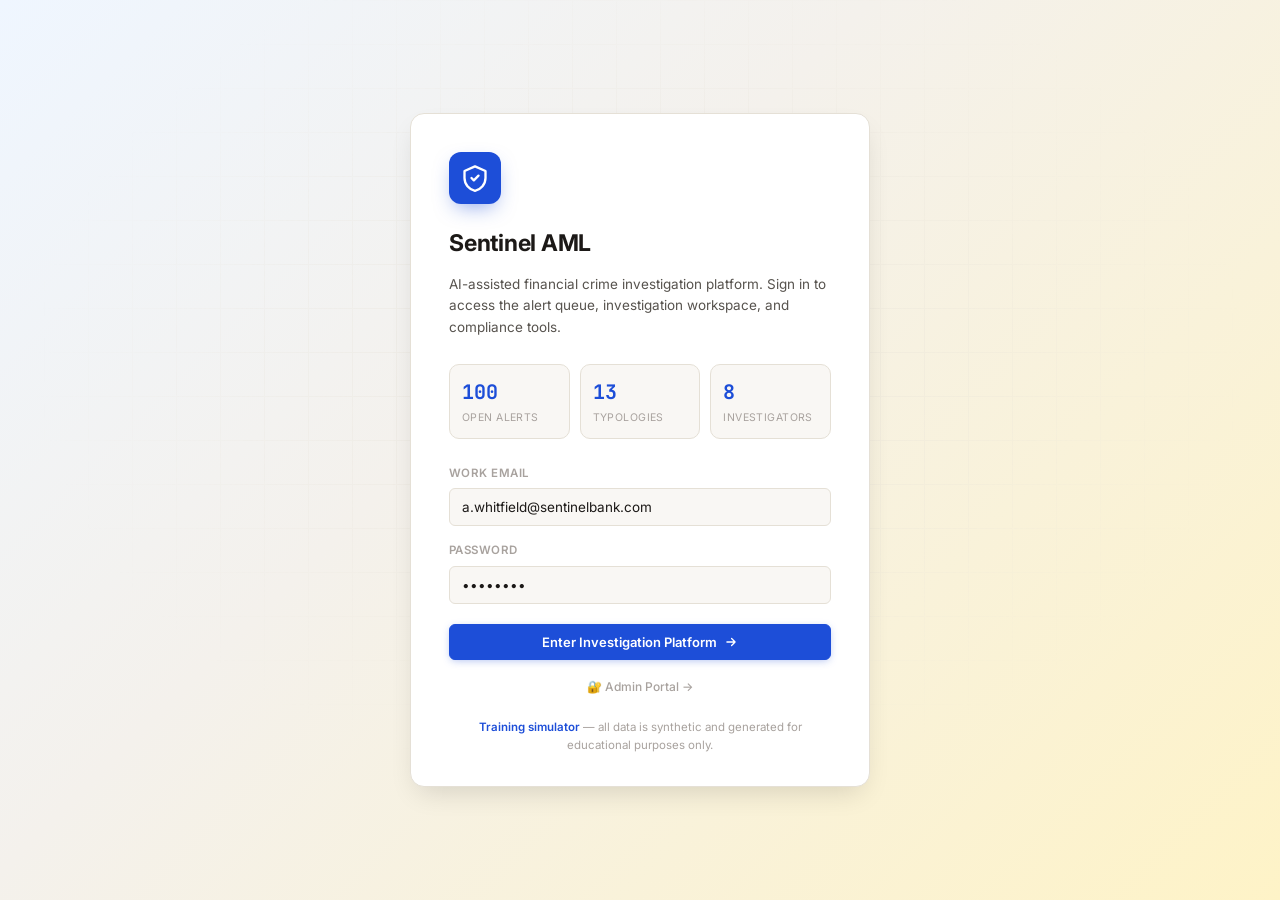
<file: index.html>
<!DOCTYPE html>
<html lang="en">
<head>
<meta charset="UTF-8">
<meta name="viewport" content="width=device-width, initial-scale=1.0">
<title>Sentinel AML — Sign In</title>
<link rel="stylesheet" href="css/style.css">
</head>
<body>
<div class="landing">
  <div class="landing-card">
    <div class="landing-mark">
      <svg viewBox="0 0 24 24" fill="none" stroke="#fff" stroke-width="2" stroke-linecap="round" stroke-linejoin="round">
        <path d="M12 2 3 6v6c0 5.25 3.84 9.74 9 11 5.16-1.26 9-5.75 9-11V6l-9-4Z"/>
        <path d="m9 12 2 2 4-4"/>
      </svg>
    </div>
    <h1>Sentinel AML</h1>
    <p class="lede">AI-assisted financial crime investigation platform. Sign in to access the alert queue, investigation workspace, and compliance tools.</p>
    <div class="landing-stat-row">
      <div class="landing-stat"><div class="v">100</div><div class="l">Open Alerts</div></div>
      <div class="landing-stat"><div class="v">13</div><div class="l">Typologies</div></div>
      <div class="landing-stat"><div class="v">8</div><div class="l">Investigators</div></div>
    </div>
    <form onsubmit="event.preventDefault(); window.location.href='dashboard.html';">
      <div class="field">
        <label class="field-label">Work Email</label>
        <input class="text-input" type="email" value="a.whitfield@sentinelbank.com" required>
      </div>
      <div class="field">
        <label class="field-label">Password</label>
        <input class="text-input" type="password" value="••••••••">
      </div>
      <button type="submit" class="btn btn-primary btn-block" style="margin-top:4px;">
        Enter Investigation Platform
        <svg viewBox="0 0 24 24" fill="none" stroke="currentColor" stroke-width="2.2" stroke-linecap="round" stroke-linejoin="round"><path d="M5 12h14M13 6l6 6-6 6"/></svg>
      </button>
    </form>
    <div style="text-align:center; margin-top:18px; display:flex; gap:16px; justify-content:center;">
      <a href="admin.html" style="font-size:12px; color:var(--text-muted); text-decoration:none; font-weight:500;">
        🔐 Admin Portal →
      </a>
    </div>
    <div class="landing-foot">
      <span class="tag">Training simulator</span> — all data is synthetic and generated for educational purposes only.
    </div>
  </div>
</div>
</body>
</html>
</file>
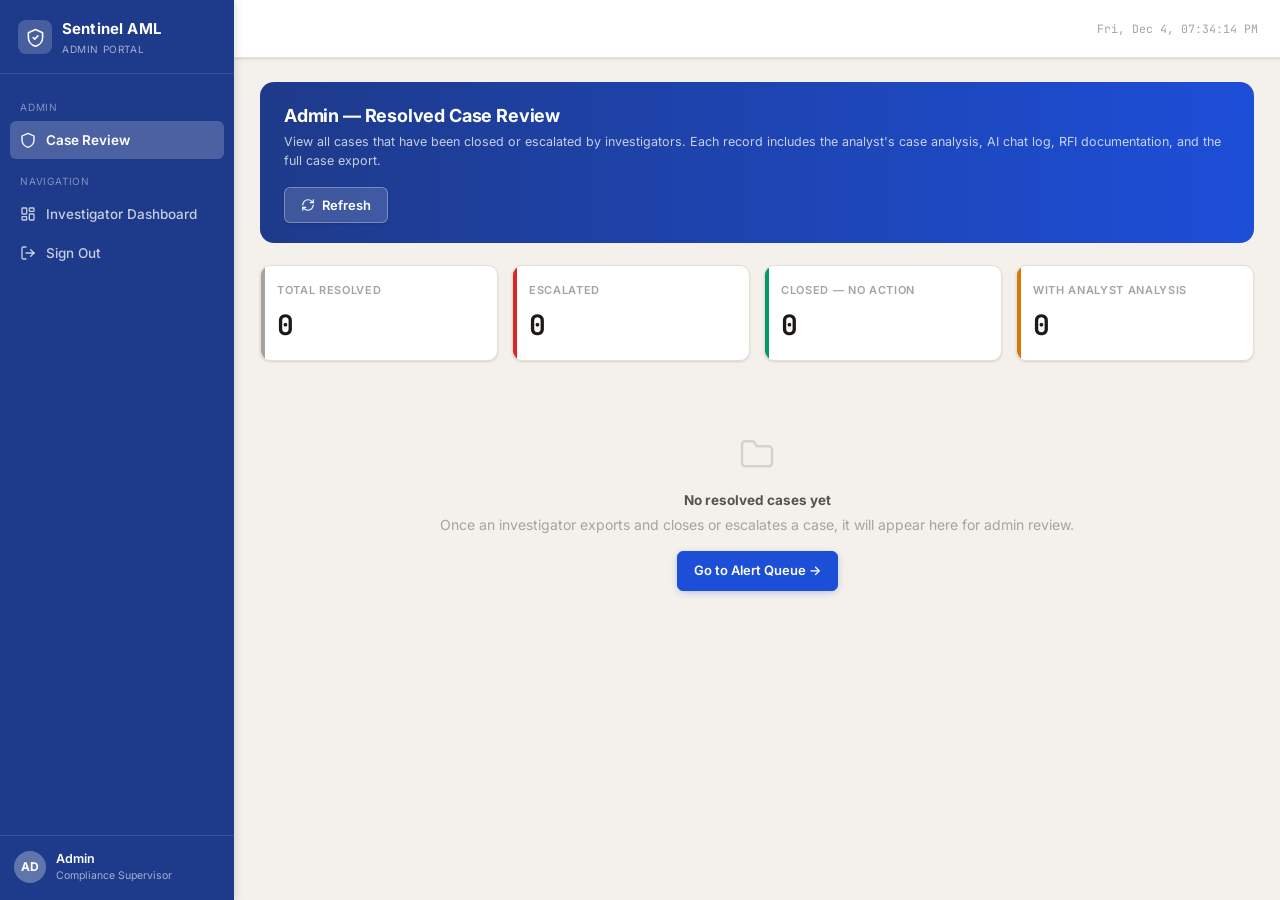
<file: admin.html>
<!DOCTYPE html>
<html lang="en">
<head>
<meta charset="UTF-8">
<meta name="viewport" content="width=device-width, initial-scale=1.0">
<title>Admin Portal — Sentinel AML</title>
<link rel="stylesheet" href="css/style.css">
</head>
<body>
<div class="app-shell">

  <aside class="sidebar">
    <div class="sidebar-brand">
      <div class="mark">
        <svg viewBox="0 0 24 24" fill="none" stroke="#fff" stroke-width="2" stroke-linecap="round" stroke-linejoin="round">
          <path d="M12 2 3 6v6c0 5.25 3.84 9.74 9 11 5.16-1.26 9-5.75 9-11V6l-9-4Z"/><path d="m9 12 2 2 4-4"/>
        </svg>
      </div>
      <div><div class="brandname">Sentinel AML</div><div class="brandsub">Admin Portal</div></div>
    </div>
    <nav class="sidebar-nav">
      <div class="nav-section-label">Admin</div>
      <a class="nav-item active" href="admin.html"><svg viewBox="0 0 24 24" fill="none" stroke="currentColor" stroke-width="2" stroke-linecap="round" stroke-linejoin="round"><path d="M12 2 3 6v6c0 5.25 3.84 9.74 9 11 5.16-1.26 9-5.75 9-11V6l-9-4Z"/></svg><span>Case Review</span></a>
      <div class="nav-section-label">Navigation</div>
      <a class="nav-item" href="dashboard.html"><svg viewBox="0 0 24 24" fill="none" stroke="currentColor" stroke-width="2" stroke-linecap="round" stroke-linejoin="round"><rect x="3" y="3" width="7" height="9" rx="1"/><rect x="14" y="3" width="7" height="5" rx="1"/><rect x="14" y="12" width="7" height="9" rx="1"/><rect x="3" y="16" width="7" height="5" rx="1"/></svg><span>Investigator Dashboard</span></a>
      <a class="nav-item" href="index.html"><svg viewBox="0 0 24 24" fill="none" stroke="currentColor" stroke-width="2" stroke-linecap="round" stroke-linejoin="round"><path d="M9 21H5a2 2 0 0 1-2-2V5a2 2 0 0 1 2-2h4"/><path d="m16 17 5-5-5-5"/><path d="M21 12H9"/></svg><span>Sign Out</span></a>
    </nav>
    <div class="sidebar-footer">
      <div class="avatar" style="background:rgba(255,255,255,0.3);">AD</div>
      <div class="who"><div class="name">Admin</div><div class="role">Compliance Supervisor</div></div>
    </div>
  </aside>

  <div class="main-col">
    <header class="topbar">
      <div class="topbar-spacer"></div>
      <div class="topbar-clock" id="topbarClock"></div>
    </header>

    <div class="page-wrap">

      <div class="admin-banner">
        <div>
          <h2>Admin — Resolved Case Review</h2>
          <p>View all cases that have been closed or escalated by investigators. Each record includes the analyst's case analysis, AI chat log, RFI documentation, and the full case export.</p>
        </div>
        <button class="btn" style="background:rgba(255,255,255,0.15);border-color:rgba(255,255,255,0.3);color:#fff;" onclick="location.reload()">
          <svg viewBox="0 0 24 24" fill="none" stroke="currentColor" stroke-width="2" stroke-linecap="round" stroke-linejoin="round"><path d="M3 12a9 9 0 0 1 9-9 9.75 9.75 0 0 1 6.74 2.74L21 8"/><path d="M21 3v5h-5"/><path d="M21 12a9 9 0 0 1-9 9 9.75 9.75 0 0 1-6.74-2.74L3 16"/><path d="M8 16H3v5"/></svg>
          Refresh
        </button>
      </div>

      <!-- Summary KPIs -->
      <div class="kpi-grid" id="adminKPIs" style="grid-template-columns:repeat(4,1fr);margin-bottom:22px;"></div>

      <!-- Case list / detail split -->
      <div id="adminContent">
        <div class="empty-state" id="adminEmpty">
          <svg viewBox="0 0 24 24" fill="none" stroke="currentColor" stroke-width="1.5" stroke-linecap="round" stroke-linejoin="round"><path d="M3 7a2 2 0 0 1 2-2h3.93a2 2 0 0 1 1.66.9L12 8h7a2 2 0 0 1 2 2v8a2 2 0 0 1-2 2H5a2 2 0 0 1-2-2V7Z"/></svg>
          <div class="t">No resolved cases yet</div>
          <div>Once an investigator exports and closes or escalates a case, it will appear here for admin review.</div>
          <a href="dashboard.html?view=alerts" class="btn btn-primary" style="margin-top:16px;display:inline-flex;">Go to Alert Queue →</a>
        </div>
        <div id="adminCaseGrid" class="case-grid" style="display:none;margin-bottom:22px;"></div>
        <div id="adminCaseDetail" style="display:none;"></div>
      </div>

    </div>
  </div>
</div>

<script src="js/app.js"></script>
<script>
document.addEventListener('DOMContentLoaded', async () => {
  await SentinelData.loadAll();
  renderAdminKPIs();
  renderAdminCases();
});

function renderAdminKPIs() {
  const closed = CaseStore.getAllClosed();
  const escalated = closed.filter(c => c.status === 'Escalated');
  const noAction = closed.filter(c => c.status === 'Closed - No Action');
  const withAnalysis = closed.filter(c => c.analystNote && c.analystNote.trim().length > 0);
  const kpis = [
    { label:'Total Resolved', value: closed.length, cls:'c-closed' },
    { label:'Escalated', value: escalated.length, cls:'c-high' },
    { label:'Closed — No Action', value: noAction.length, cls:'c-low' },
    { label:'With Analyst Analysis', value: withAnalysis.length, cls:'c-medium' },
  ];
  document.getElementById('adminKPIs').innerHTML = kpis.map(k => `
    <div class="kpi-card ${k.cls}">
      <div class="accent-bar"></div>
      <div class="kpi-label">${k.label}</div>
      <div class="kpi-value">${k.value}</div>
    </div>`).join('');
}

async function renderAdminCases() {
  const closed = CaseStore.getAllClosed();
  const empty = document.getElementById('adminEmpty');
  const grid = document.getElementById('adminCaseGrid');

  if (!closed.length) { empty.style.display='block'; grid.style.display='none'; return; }
  empty.style.display = 'none';
  grid.style.display = 'grid';

  // Enrich with case data from JSON
  const allCases = SentinelData.getCases();
  const enriched = closed.map(stored => {
    const caseData = stored.exportData || {};
    const alert = caseData.alert || allCases.find(c => c.caseId === (stored.exportData && stored.exportData.caseId)) || {};
    const customer = caseData.customer || {};
    return { stored, alert, customer };
  }).filter(e => e.alert.caseId);

  if (!enriched.length) { empty.style.display='block'; grid.style.display='none'; return; }

  grid.innerHTML = enriched.map(({ stored, alert, customer }, idx) => `
    <div class="case-card" onclick="showCaseDetail(${idx})">
      <div class="row1">
        <span class="cell-id">${alert.caseId || '—'}</span>
        <span class="status-pill ${statusClass(stored.status)}">${stored.status}</span>
      </div>
      <h4>${customer.name || '—'}</h4>
      <div class="text-muted" style="font-size:12px;">${alert.typology || '—'} · ${customer.country || '—'}</div>
      <div class="meta-line">
        <span class="pill ${riskPillClass(customer.riskRating)}">${customer.riskRating || '—'}</span>
        <span>${alert.amount ? fmtCurrency(alert.amount) : '—'}</span>
        <span>Closed ${stored.closedAt ? fmtDate(stored.closedAt) : '—'}</span>
      </div>
      <div style="margin-top:10px;font-size:11.5px;color:var(--text-muted);">
        Analyst: ${stored.exportData && stored.exportData.exportedBy ? stored.exportData.exportedBy : 'A. Whitfield'}
        · AI messages: ${stored.aiChatHistory ? stored.aiChatHistory.length : 0}
        · Analysis: ${stored.analystNote && stored.analystNote.trim() ? '✅ Written' : '⚠️ Not written'}
      </div>
    </div>`).join('');

  // Store enriched for detail view
  window._adminCases = enriched;
}

function showCaseDetail(idx) {
  const { stored, alert, customer } = window._adminCases[idx];
  const detail = document.getElementById('adminCaseDetail');
  const exportData = stored.exportData || {};
  const aiHistory = stored.aiChatHistory || [];
  const susp = exportData.suspiciousTransactions || [];

  detail.style.display = 'block';
  detail.scrollIntoView({ behavior: 'smooth', block: 'start' });

  detail.innerHTML = `
    <div style="display:flex;align-items:center;justify-content:space-between;margin-bottom:18px;flex-wrap:wrap;gap:10px;">
      <div>
        <div style="font-size:11px;text-transform:uppercase;letter-spacing:.07em;color:var(--accent);font-weight:700;margin-bottom:4px;">Admin Review</div>
        <h2 style="font-size:19px;margin:0;">${customer.name || '—'}</h2>
        <div style="font-family:var(--font-mono);font-size:11.5px;color:var(--text-muted);margin-top:4px;">${alert.caseId} · ${alert.alertId} · ${alert.typology}</div>
      </div>
      <div style="display:flex;gap:8px;flex-wrap:wrap;align-items:center;">
        <span class="pill ${riskPillClass(customer.riskRating)}">${customer.riskRating} Risk</span>
        <span class="status-pill ${statusClass(stored.status)}">${stored.status}</span>
        <button class="btn btn-sm btn-ghost" onclick="document.getElementById('adminCaseDetail').style.display='none'">✕ Close</button>
      </div>
    </div>

    <div class="grid-2" style="margin-bottom:16px;">
      <!-- Customer & alert -->
      <div class="card">
        <div class="card-head"><h3>Customer Profile</h3></div>
        ${[['Customer ID',customer.customerId],['Occupation',customer.occupation],['Country',customer.country],
           ['Nationality',customer.nationality],['Risk Rating',customer.riskRating+' ('+customer.riskScore+'/100)'],
           ['PEP Status',customer.pepStatus],['Sanctions',customer.sanctionsStatus],['Prior SAR',customer.previousSar],
           ['KYC Level',customer.kycLevel],['Expected Activity',customer.expectedMonthlyActivity]]
          .map(([k,v])=>`<div class="profile-row"><span class="k">${k}</span><span class="v">${v||'—'}</span></div>`).join('')}
      </div>
      <div class="card">
        <div class="card-head"><h3>Case Summary</h3></div>
        ${[['Alert ID',alert.alertId],['Case ID',alert.caseId],['Typology',alert.typology],
           ['Amount',alert.amount?fmtCurrency(alert.amount):'—'],['Alert Date',fmtDate(alert.date)],
           ['Investigator',exportData.exportedBy||'A. Whitfield'],['Exported',exportData.exportedAt?fmtDateFull(exportData.exportedAt):'—'],
           ['Closed',stored.closedAt?fmtDateFull(stored.closedAt):'—'],['Final Status',stored.status]]
          .map(([k,v])=>`<div class="profile-row"><span class="k">${k}</span><span class="v">${v||'—'}</span></div>`).join('')}
        <div style="margin-top:12px;">
          <div style="font-size:11px;text-transform:uppercase;letter-spacing:.05em;color:var(--text-muted);font-weight:700;margin-bottom:8px;">Red Flags</div>
          ${(alert.redFlags||[]).map(f=>`<div class="flag-item"><svg viewBox="0 0 24 24" fill="none" stroke="currentColor" stroke-width="2"><path d="M12 9v4m0 4h.01M10.3 3.86 1.82 18a2 2 0 0 0 1.71 3h16.94a2 2 0 0 0 1.71-3L13.7 3.86a2 2 0 0 0-3.4 0Z"/></svg><span>${f}</span></div>`).join('')}
        </div>
      </div>
    </div>

    <!-- Analyst Analysis -->
    <div class="card" style="margin-bottom:16px;">
      <div class="card-head">
        <h3 style="color:var(--accent);display:flex;align-items:center;gap:8px;">
          <svg width="16" height="16" viewBox="0 0 24 24" fill="none" stroke="currentColor" stroke-width="2" stroke-linecap="round" stroke-linejoin="round"><path d="M11 4H4a2 2 0 0 0-2 2v14a2 2 0 0 0 2 2h14a2 2 0 0 0 2-2v-7"/><path d="M18.5 2.5a2.121 2.121 0 0 1 3 3L12 15l-4 1 1-4 9.5-9.5z"/></svg>
          Case Analysis by Analyst
        </h3>
      </div>
      ${stored.analystNote && stored.analystNote.trim()
        ? `<div style="background:#f0f4ff;border:1px solid #bfdbfe;border-radius:8px;padding:14px;white-space:pre-wrap;font-size:13px;line-height:1.65;">${escapeHtml(stored.analystNote)}</div>`
        : `<div class="empty-state" style="padding:24px;"><div class="t">No analyst analysis written</div><div>The investigator did not write a case analysis before closing this case.</div></div>`}
    </div>

    <!-- RFI -->
    ${exportData.rfiRequest ? `
    <div class="card" style="margin-bottom:16px;">
      <div class="card-head"><h3>RFI Documentation</h3></div>
      <div style="font-size:11px;text-transform:uppercase;letter-spacing:.05em;color:var(--text-muted);font-weight:700;margin-bottom:8px;">Request Issued</div>
      <div style="background:#f9fafb;border:1px solid #e5e7eb;border-radius:8px;padding:13px;white-space:pre-wrap;font-size:12px;line-height:1.65;margin-bottom:14px;">${escapeHtml(exportData.rfiRequest)}</div>
      ${exportData.rfiResponse ? `
      <div style="font-size:11px;text-transform:uppercase;letter-spacing:.05em;color:var(--risk-low);font-weight:700;margin-bottom:8px;">Customer Response Received</div>
      <div style="background:#f0fdf4;border:1px solid rgba(5,150,105,0.2);border-radius:8px;padding:13px;white-space:pre-wrap;font-size:12px;line-height:1.65;">${escapeHtml(exportData.rfiResponse)}</div>
      ` : ''}
    </div>` : ''}

    <!-- Suspicious transactions -->
    ${susp.length ? `
    <div class="card" style="margin-bottom:16px;">
      <div class="card-head"><h3>Flagged Transactions (${susp.length})</h3><span class="hint">$${Math.round((exportData.totalFlagged||0)).toLocaleString()} total</span></div>
      <div class="table-wrap">
        <table class="data-table">
          <thead><tr><th>Date</th><th>Amount</th><th>Counterparty</th><th>Country</th><th>Channel</th><th>Description</th></tr></thead>
          <tbody>${susp.map(t=>`<tr class="suspicious-row"><td>${fmtDate(t.date)}</td><td class="cell-amount">$${Math.round(t.amount).toLocaleString()} ${t.currency}</td><td>${t.counterparty}</td><td>${t.country}</td><td>${t.channel}</td><td style="white-space:normal;max-width:260px;">${t.description}</td></tr>`).join('')}</tbody>
        </table>
      </div>
    </div>` : ''}

    <!-- AI Chat Log -->
    <div class="card">
      <div class="card-head"><h3>AI Chat Log</h3><span class="hint">${aiHistory.length} messages</span></div>
      ${aiHistory.length ? aiHistory.map(h => `
        <div class="chat-bubble ${h.role==='user'?'user':'ai'}">
          <div class="meta">${h.role==='user'?'Investigator':'AI Assistant'} · ${h.kind||'chat'} · ${h.time?new Date(h.time).toLocaleTimeString('en-US',{hour:'2-digit',minute:'2-digit'}):''}</div>
          ${escapeHtml((h.text||'').slice(0,600))}${(h.text||'').length>600?'…':''}
        </div>`).join('')
      : `<div class="empty-state" style="padding:24px;"><div class="t">No AI interactions recorded</div><div>The investigator did not use the AI assistant on this case.</div></div>`}
    </div>
  `;
}

function statusClass(s){ return 'status-'+(s||'').replace(/\s+/g,'-').replace(/[^A-Za-z-]/g,''); }
function riskPillClass(l){ const r=(l||'').toLowerCase(); return r==='high'?'pill-high':r==='medium'?'pill-medium':'pill-low'; }
function escapeHtml(s){ return String(s||'').replace(/&/g,'&amp;').replace(/</g,'&lt;').replace(/>/g,'&gt;'); }
</script>
</body>
</html>
</file>
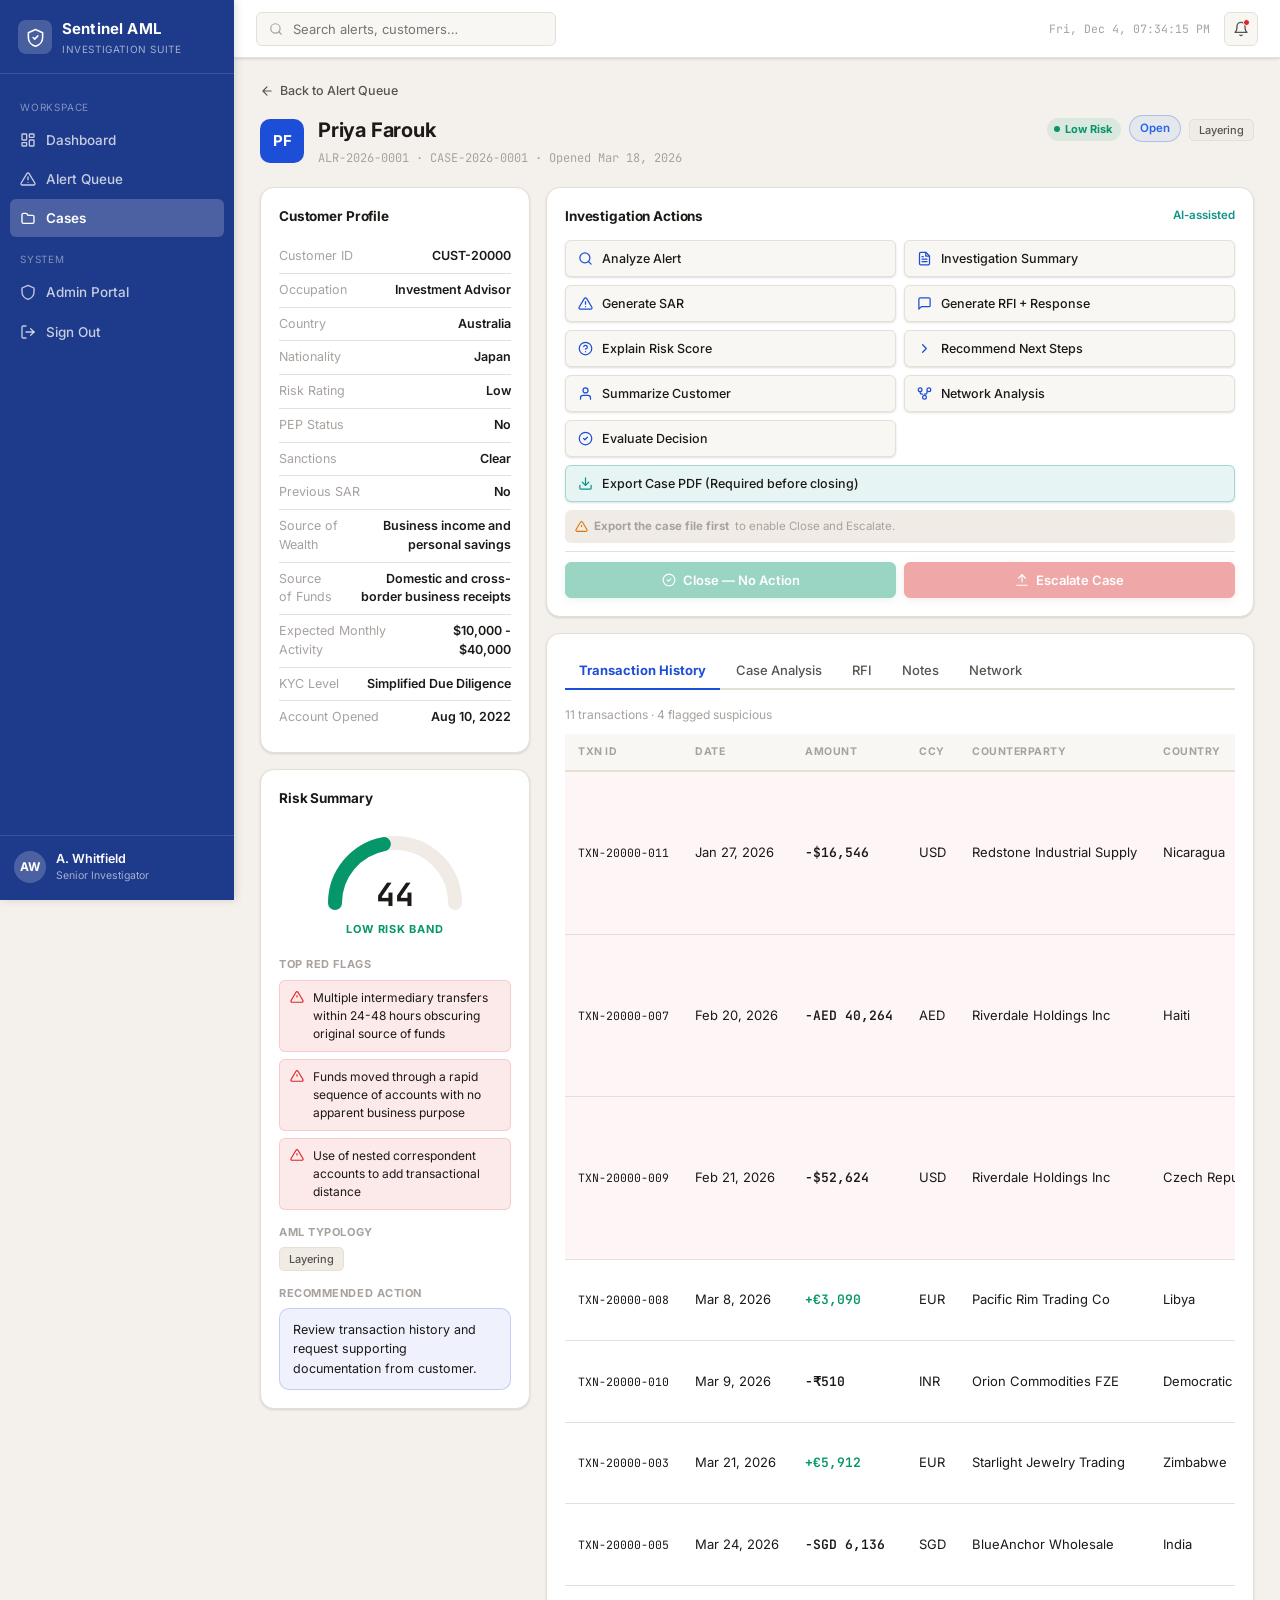
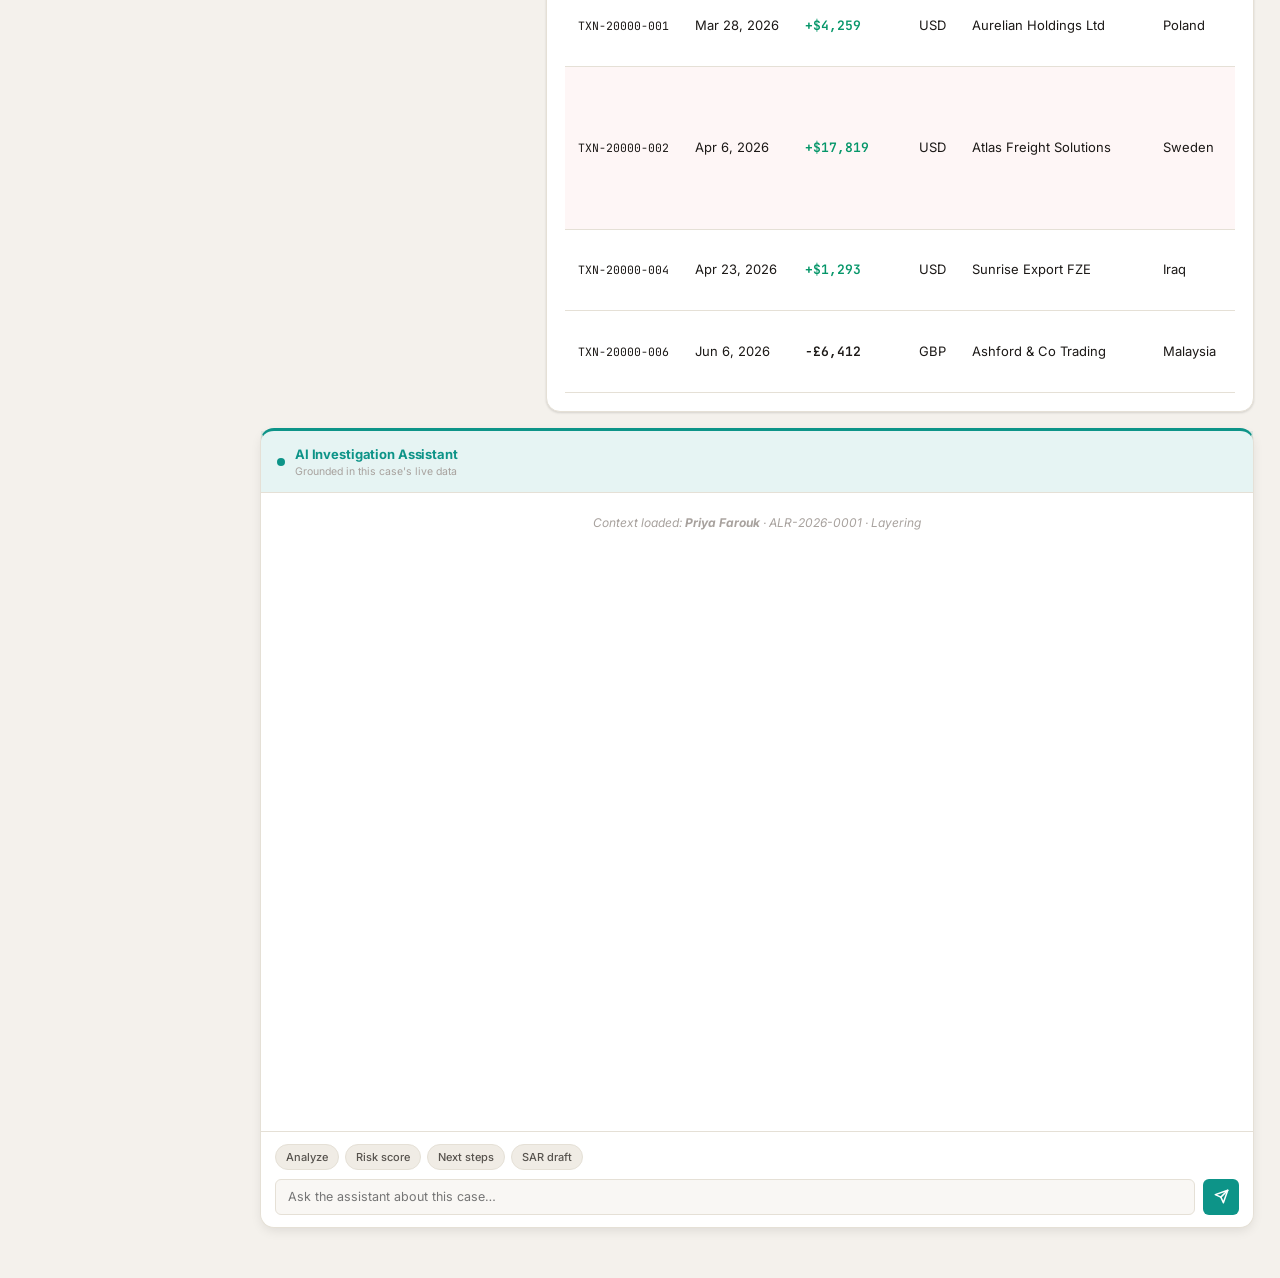
<file: case.html>
<!DOCTYPE html>
<html lang="en">
<head>
<meta charset="UTF-8">
<meta name="viewport" content="width=device-width, initial-scale=1.0">
<title>Case Investigation — Sentinel AML</title>
<link rel="stylesheet" href="css/style.css">
</head>
<body>
<div class="app-shell">

  <aside class="sidebar">
    <div class="sidebar-brand">
      <div class="mark">
        <svg viewBox="0 0 24 24" fill="none" stroke="#fff" stroke-width="2" stroke-linecap="round" stroke-linejoin="round">
          <path d="M12 2 3 6v6c0 5.25 3.84 9.74 9 11 5.16-1.26 9-5.75 9-11V6l-9-4Z"/><path d="m9 12 2 2 4-4"/>
        </svg>
      </div>
      <div><div class="brandname">Sentinel AML</div><div class="brandsub">Investigation Suite</div></div>
    </div>
    <nav class="sidebar-nav">
      <div class="nav-section-label">Workspace</div>
      <a class="nav-item" href="dashboard.html"><svg viewBox="0 0 24 24" fill="none" stroke="currentColor" stroke-width="2" stroke-linecap="round" stroke-linejoin="round"><rect x="3" y="3" width="7" height="9" rx="1"/><rect x="14" y="3" width="7" height="5" rx="1"/><rect x="14" y="12" width="7" height="9" rx="1"/><rect x="3" y="16" width="7" height="5" rx="1"/></svg><span>Dashboard</span></a>
      <a class="nav-item" href="dashboard.html?view=alerts"><svg viewBox="0 0 24 24" fill="none" stroke="currentColor" stroke-width="2" stroke-linecap="round" stroke-linejoin="round"><path d="M10.3 3.86 1.82 18a2 2 0 0 0 1.71 3h16.94a2 2 0 0 0 1.71-3L13.7 3.86a2 2 0 0 0-3.4 0Z"/><path d="M12 9v4M12 17h.01"/></svg><span>Alert Queue</span></a>
      <a class="nav-item active" href="dashboard.html?view=cases"><svg viewBox="0 0 24 24" fill="none" stroke="currentColor" stroke-width="2" stroke-linecap="round" stroke-linejoin="round"><path d="M3 7a2 2 0 0 1 2-2h3.93a2 2 0 0 1 1.66.9L12 8h7a2 2 0 0 1 2 2v8a2 2 0 0 1-2 2H5a2 2 0 0 1-2-2V7Z"/></svg><span>Cases</span></a>
      <div class="nav-section-label">System</div>
      <a class="nav-item" href="admin.html"><svg viewBox="0 0 24 24" fill="none" stroke="currentColor" stroke-width="2" stroke-linecap="round" stroke-linejoin="round"><path d="M12 2 3 6v6c0 5.25 3.84 9.74 9 11 5.16-1.26 9-5.75 9-11V6l-9-4Z"/></svg><span>Admin Portal</span></a>
      <a class="nav-item" href="index.html"><svg viewBox="0 0 24 24" fill="none" stroke="currentColor" stroke-width="2" stroke-linecap="round" stroke-linejoin="round"><path d="M9 21H5a2 2 0 0 1-2-2V5a2 2 0 0 1 2-2h4"/><path d="m16 17 5-5-5-5"/><path d="M21 12H9"/></svg><span>Sign Out</span></a>
    </nav>
    <div class="sidebar-footer">
      <div class="avatar">AW</div>
      <div class="who"><div class="name">A. Whitfield</div><div class="role">Senior Investigator</div></div>
    </div>
  </aside>

  <div class="main-col">
    <header class="topbar">
      <div class="topbar-search">
        <svg viewBox="0 0 24 24" fill="none" stroke="currentColor" stroke-width="2" stroke-linecap="round" stroke-linejoin="round"><circle cx="11" cy="11" r="8"/><path d="m21 21-4.3-4.3"/></svg>
        <input type="text" id="globalSearchInput" placeholder="Search alerts, customers…">
      </div>
      <div class="topbar-spacer"></div>
      <div class="topbar-clock" id="topbarClock"></div>
      <div class="topbar-actions">
        <button class="icon-btn"><svg viewBox="0 0 24 24" fill="none" stroke="currentColor" stroke-width="2" stroke-linecap="round" stroke-linejoin="round"><path d="M6 8a6 6 0 0 1 12 0c0 7 3 9 3 9H3s3-2 3-9"/><path d="M10.3 21a1.94 1.94 0 0 0 3.4 0"/></svg><span class="dot"></span></button>
      </div>
    </header>

    <div class="page-wrap" id="caseRoot">

      <a class="back-link" href="dashboard.html?view=alerts">
        <svg viewBox="0 0 24 24" fill="none" stroke="currentColor" stroke-width="2" stroke-linecap="round" stroke-linejoin="round"><path d="M19 12H5M12 19l-7-7 7-7"/></svg>
        Back to Alert Queue
      </a>

      <div class="case-header">
        <div class="titleblock">
          <div class="case-icon" id="caseIconInitials">—</div>
          <div>
            <h1 id="caseTitle">Loading…</h1>
            <div class="case-sub" id="caseSub"></div>
          </div>
        </div>
        <div class="flex-row" style="flex-wrap:wrap;gap:8px;">
          <span id="caseRiskPill"></span>
          <span id="caseStatusPill"></span>
          <span id="caseTypologyTag"></span>
        </div>
      </div>

      <div class="case-layout">

        <!-- LEFT: Profile + Risk -->
        <div style="display:flex;flex-direction:column;gap:16px;">

          <div class="card">
            <div class="card-head"><h3>Customer Profile</h3></div>
            <div id="customerProfileRows"></div>
          </div>

          <div class="card">
            <div class="card-head"><h3>Risk Summary</h3></div>
            <div class="risk-gauge-wrap">
              <div id="riskGauge"></div>
              <div class="risk-gauge-score" id="riskScoreLabel">—</div>
              <div class="risk-gauge-band" id="riskBandLabel">—</div>
            </div>
            <div style="margin:14px 0 8px;font-size:11px;text-transform:uppercase;letter-spacing:.05em;color:var(--text-muted);font-weight:700;">Top Red Flags</div>
            <div class="flag-list" id="riskFlagsList"></div>
            <div style="margin:14px 0 6px;font-size:11px;text-transform:uppercase;letter-spacing:.05em;color:var(--text-muted);font-weight:700;">AML Typology</div>
            <div class="typology-tag" id="typologyValue" style="display:inline-block;"></div>
            <div style="margin:14px 0 6px;font-size:11px;text-transform:uppercase;letter-spacing:.05em;color:var(--text-muted);font-weight:700;">Recommended Action</div>
            <div class="action-recommend" id="recommendedActionText"></div>
          </div>

        </div>

        <!-- CENTER: Actions + Tabs -->
        <div style="display:flex;flex-direction:column;gap:16px;min-width:0;">

          <!-- Investigation Actions -->
          <div class="card">
            <div class="card-head"><h3>Investigation Actions</h3><span class="hint" style="color:var(--accent-teal);font-weight:600;">AI-assisted</span></div>
            <div class="action-grid" id="actionGrid">
              <button class="action-btn" onclick="analyzeAlert()"><svg viewBox="0 0 24 24" fill="none" stroke="currentColor" stroke-width="2" stroke-linecap="round" stroke-linejoin="round"><circle cx="11" cy="11" r="8"/><path d="m21 21-4.3-4.3"/></svg>Analyze Alert</button>
              <button class="action-btn" onclick="generateInvestigationSummary()"><svg viewBox="0 0 24 24" fill="none" stroke="currentColor" stroke-width="2" stroke-linecap="round" stroke-linejoin="round"><path d="M14 2H6a2 2 0 0 0-2 2v16a2 2 0 0 0 2 2h12a2 2 0 0 0 2-2V8z"/><path d="M14 2v6h6M16 13H8M16 17H8M10 9H8"/></svg>Investigation Summary</button>
              <button class="action-btn" onclick="generateSAR()"><svg viewBox="0 0 24 24" fill="none" stroke="currentColor" stroke-width="2" stroke-linecap="round" stroke-linejoin="round"><path d="M10.3 3.86 1.82 18a2 2 0 0 0 1.71 3h16.94a2 2 0 0 0 1.71-3L13.7 3.86a2 2 0 0 0-3.4 0Z"/><path d="M12 9v4M12 17h.01"/></svg>Generate SAR</button>
              <button class="action-btn" onclick="generateRFI()"><svg viewBox="0 0 24 24" fill="none" stroke="currentColor" stroke-width="2" stroke-linecap="round" stroke-linejoin="round"><path d="M21 15a2 2 0 0 1-2 2H7l-4 4V5a2 2 0 0 1 2-2h14a2 2 0 0 1 2 2z"/></svg>Generate RFI + Response</button>
              <button class="action-btn" onclick="explainRiskScore()"><svg viewBox="0 0 24 24" fill="none" stroke="currentColor" stroke-width="2" stroke-linecap="round" stroke-linejoin="round"><circle cx="12" cy="12" r="10"/><path d="M9.09 9a3 3 0 0 1 5.83 1c0 2-3 3-3 3"/><path d="M12 17h.01"/></svg>Explain Risk Score</button>
              <button class="action-btn" onclick="recommendAction()"><svg viewBox="0 0 24 24" fill="none" stroke="currentColor" stroke-width="2" stroke-linecap="round" stroke-linejoin="round"><path d="m9 18 6-6-6-6"/></svg>Recommend Next Steps</button>
              <button class="action-btn" onclick="summarizeCustomer()"><svg viewBox="0 0 24 24" fill="none" stroke="currentColor" stroke-width="2" stroke-linecap="round" stroke-linejoin="round"><path d="M20 21v-2a4 4 0 0 0-4-4H8a4 4 0 0 0-4 4v2"/><circle cx="12" cy="7" r="4"/></svg>Summarize Customer</button>
              <button class="action-btn" onclick="networkAnalysis()"><svg viewBox="0 0 24 24" fill="none" stroke="currentColor" stroke-width="2" stroke-linecap="round" stroke-linejoin="round"><circle cx="5" cy="6" r="3"/><circle cx="19" cy="6" r="3"/><circle cx="12" cy="18" r="3"/><path d="M5 9v1a3 3 0 0 0 3 3h1m7-4v1a3 3 0 0 1-3 3h-1"/></svg>Network Analysis</button>
              <button class="action-btn" onclick="evaluateDecision()"><svg viewBox="0 0 24 24" fill="none" stroke="currentColor" stroke-width="2" stroke-linecap="round" stroke-linejoin="round"><path d="m9 12 2 2 4-4"/><circle cx="12" cy="12" r="10"/></svg>Evaluate Decision</button>
              <!-- Export — must happen before Close/Escalate -->
              <button class="action-btn btn-export full" id="exportCasePDFBtn">
                <svg viewBox="0 0 24 24" fill="none" stroke="currentColor" stroke-width="2" stroke-linecap="round" stroke-linejoin="round"><path d="M21 15v4a2 2 0 0 1-2 2H5a2 2 0 0 1-2-2v-4"/><path d="M7 10l5 5 5-5"/><path d="M12 15V3"/></svg>
                Export Case PDF (Required before closing)
              </button>
            </div>

            <!-- Workflow notice -->
            <div class="workflow-notice" id="workflowNotice">
              <svg viewBox="0 0 24 24" fill="none" stroke="currentColor" stroke-width="2"><path d="M12 9v4m0 4h.01M10.3 3.86 1.82 18a2 2 0 0 0 1.71 3h16.94a2 2 0 0 0 1.71-3L13.7 3.86a2 2 0 0 0-3.4 0Z"/></svg>
              Export the case file first to enable Close and Escalate.
            </div>

            <!-- Close / Escalate buttons -->
            <div class="workflow-row">
              <button class="btn btn-success" id="closeCaseBtn" disabled style="flex:1;">
                <svg viewBox="0 0 24 24" fill="none" stroke="currentColor" stroke-width="2" stroke-linecap="round" stroke-linejoin="round"><path d="m9 12 2 2 4-4"/><circle cx="12" cy="12" r="10"/></svg>
                Close — No Action
              </button>
              <button class="btn btn-danger" id="escalateCaseBtn" disabled style="flex:1;">
                <svg viewBox="0 0 24 24" fill="none" stroke="currentColor" stroke-width="2" stroke-linecap="round" stroke-linejoin="round"><path d="m6 9 6-6 6 6"/><path d="M12 3v12"/><path d="M3 21h18"/></svg>
                Escalate Case
              </button>
            </div>
          </div>

          <!-- Tabs -->
          <div class="card">
            <div class="tabs">
              <button class="tab-btn active" data-tab="transactions">Transaction History</button>
              <button class="tab-btn" data-tab="analysis">Case Analysis</button>
              <button class="tab-btn" data-tab="rfi">RFI</button>
              <button class="tab-btn" data-tab="notes">Notes</button>
              <button class="tab-btn" data-tab="network">Network</button>
            </div>

            <!-- Transactions tab -->
            <div class="tab-panel active" id="tab-transactions">
              <div class="result-count" id="txnCountLabel"></div>
              <div class="table-wrap">
                <table class="data-table">
                  <thead><tr><th>Txn ID</th><th>Date</th><th>Amount</th><th>CCY</th><th>Counterparty</th><th>Country</th><th>Channel</th><th>Description</th></tr></thead>
                  <tbody id="txnTableBody"></tbody>
                </table>
              </div>
            </div>

            <!-- Case Analysis by Analyst tab -->
            <div class="tab-panel" id="tab-analysis">
              <div class="analyst-section">
                <div class="analyst-head">
                  <svg viewBox="0 0 24 24" fill="none" stroke="currentColor" stroke-width="2" stroke-linecap="round" stroke-linejoin="round"><path d="M11 4H4a2 2 0 0 0-2 2v14a2 2 0 0 0 2 2h14a2 2 0 0 0 2-2v-7"/><path d="M18.5 2.5a2.121 2.121 0 0 1 3 3L12 15l-4 1 1-4 9.5-9.5z"/></svg>
                  <h4>Case Analysis by Analyst</h4>
                </div>
                <div class="analyst-body">
                  <p style="font-size:12px;color:var(--text-muted);margin:0 0 10px;">Document your investigation findings, conclusions, and rationale. This analysis will be included in the exported case file and viewable by the admin.</p>
                  <textarea class="note-editor" id="analystAnalysisText" placeholder="Write your case analysis here…

Include:
• Summary of suspicious activity observed
• Assessment of the AML typology and red flags
• Customer explanation review (if RFI was issued)
• Your conclusion and recommended disposition
• Any further action required" style="min-height:200px;"></textarea>
                </div>
              </div>
            </div>

            <!-- RFI tab -->
            <div class="tab-panel" id="tab-rfi">
              <p style="font-size:12.5px;color:var(--text-secondary);margin:0 0 14px;">Click <strong>Generate RFI + Response</strong> in the actions panel to issue an RFI and receive the simulated customer response.</p>

              <div id="rfiSection" style="display:none;">
                <!-- RFI Request -->
                <div class="rfi-block" style="margin-bottom:16px;">
                  <div class="rfi-block-head">
                    <h4 style="color:var(--accent);">
                      <svg viewBox="0 0 24 24" fill="none" stroke="currentColor" stroke-width="2" stroke-linecap="round" stroke-linejoin="round"><path d="M21 15a2 2 0 0 1-2 2H7l-4 4V5a2 2 0 0 1 2-2h14a2 2 0 0 1 2 2z"/></svg>
                      RFI — Request Issued to Customer
                    </h4>
                  </div>
                  <div class="rfi-block-body" id="rfiRequestText"></div>
                </div>

                <!-- RFI Response -->
                <div class="rfi-block">
                  <div class="rfi-block-head">
                    <h4 style="color:var(--risk-low);">
                      <svg viewBox="0 0 24 24" fill="none" stroke="currentColor" stroke-width="2" stroke-linecap="round" stroke-linejoin="round"><path d="M22 11.08V12a10 10 0 1 1-5.93-9.14"/><path d="m9 11 3 3L22 4"/></svg>
                      RFI — Customer Response Received
                    </h4>
                  </div>
                  <div class="rfi-block-body rfi-response-body">
                    <div class="rfi-received-banner" id="rfiReceivedBanner"></div>
                    <div id="rfiResponseText" style="white-space:pre-wrap;font-size:12.5px;line-height:1.65;"></div>
                  </div>
                </div>
              </div>
            </div>

            <!-- Notes tab -->
            <div class="tab-panel" id="tab-notes">
              <textarea class="note-editor" id="noteEditor" placeholder="Add a short investigation note — e.g. 'Contacted compliance team regarding sanctions match'…"></textarea>
              <div style="display:flex;justify-content:flex-end;margin:10px 0 16px;">
                <button class="btn btn-primary btn-sm" id="addNoteBtn">Add Note</button>
              </div>
              <div id="notesList"></div>
            </div>

            <!-- Network tab -->
            <div class="tab-panel" id="tab-network">
              <p style="margin-top:0;font-size:12.5px;color:var(--text-secondary);">Counterparty relationships from flagged transactions.</p>
              <div class="network-wrap" id="networkGraph"></div>
            </div>

          </div>
        </div>

        <!-- RIGHT: AI Panel -->
        <div class="ai-panel-col">
          <div class="ai-panel">
            <div class="ai-panel-head">
              <span class="pulse-dot"></span>
              <div><h3>AI Investigation Assistant</h3><div class="sub">Grounded in this case's live data</div></div>
            </div>
            <div class="ai-panel-body" id="aiPanelBody"></div>
            <div class="ai-panel-foot">
              <div class="ai-quickrow">
                <button class="chip" onclick="quickChip('analyze','Analyzing alert…')">Analyze</button>
                <button class="chip" onclick="quickChip('explain','Explaining risk…')">Risk score</button>
                <button class="chip" onclick="quickChip('recommend','Recommending steps…')">Next steps</button>
                <button class="chip" onclick="quickChip('sar','Drafting SAR…')">SAR draft</button>
              </div>
              <div class="ai-input-row">
                <input type="text" id="aiChatInput" placeholder="Ask the assistant about this case…">
                <button class="ai-send-btn" onclick="sendAIChat()">
                  <svg viewBox="0 0 24 24" fill="none" stroke="currentColor" stroke-width="2.4" stroke-linecap="round" stroke-linejoin="round"><path d="m22 2-7 20-4-9-9-4Z"/><path d="M22 2 11 13"/></svg>
                </button>
              </div>
            </div>
          </div>
        </div>

      </div>
    </div>
  </div>
</div>

<script src="js/app.js"></script>
<script src="js/ai.js"></script>
<script src="js/case.js"></script>
</body>
</html>
</file>
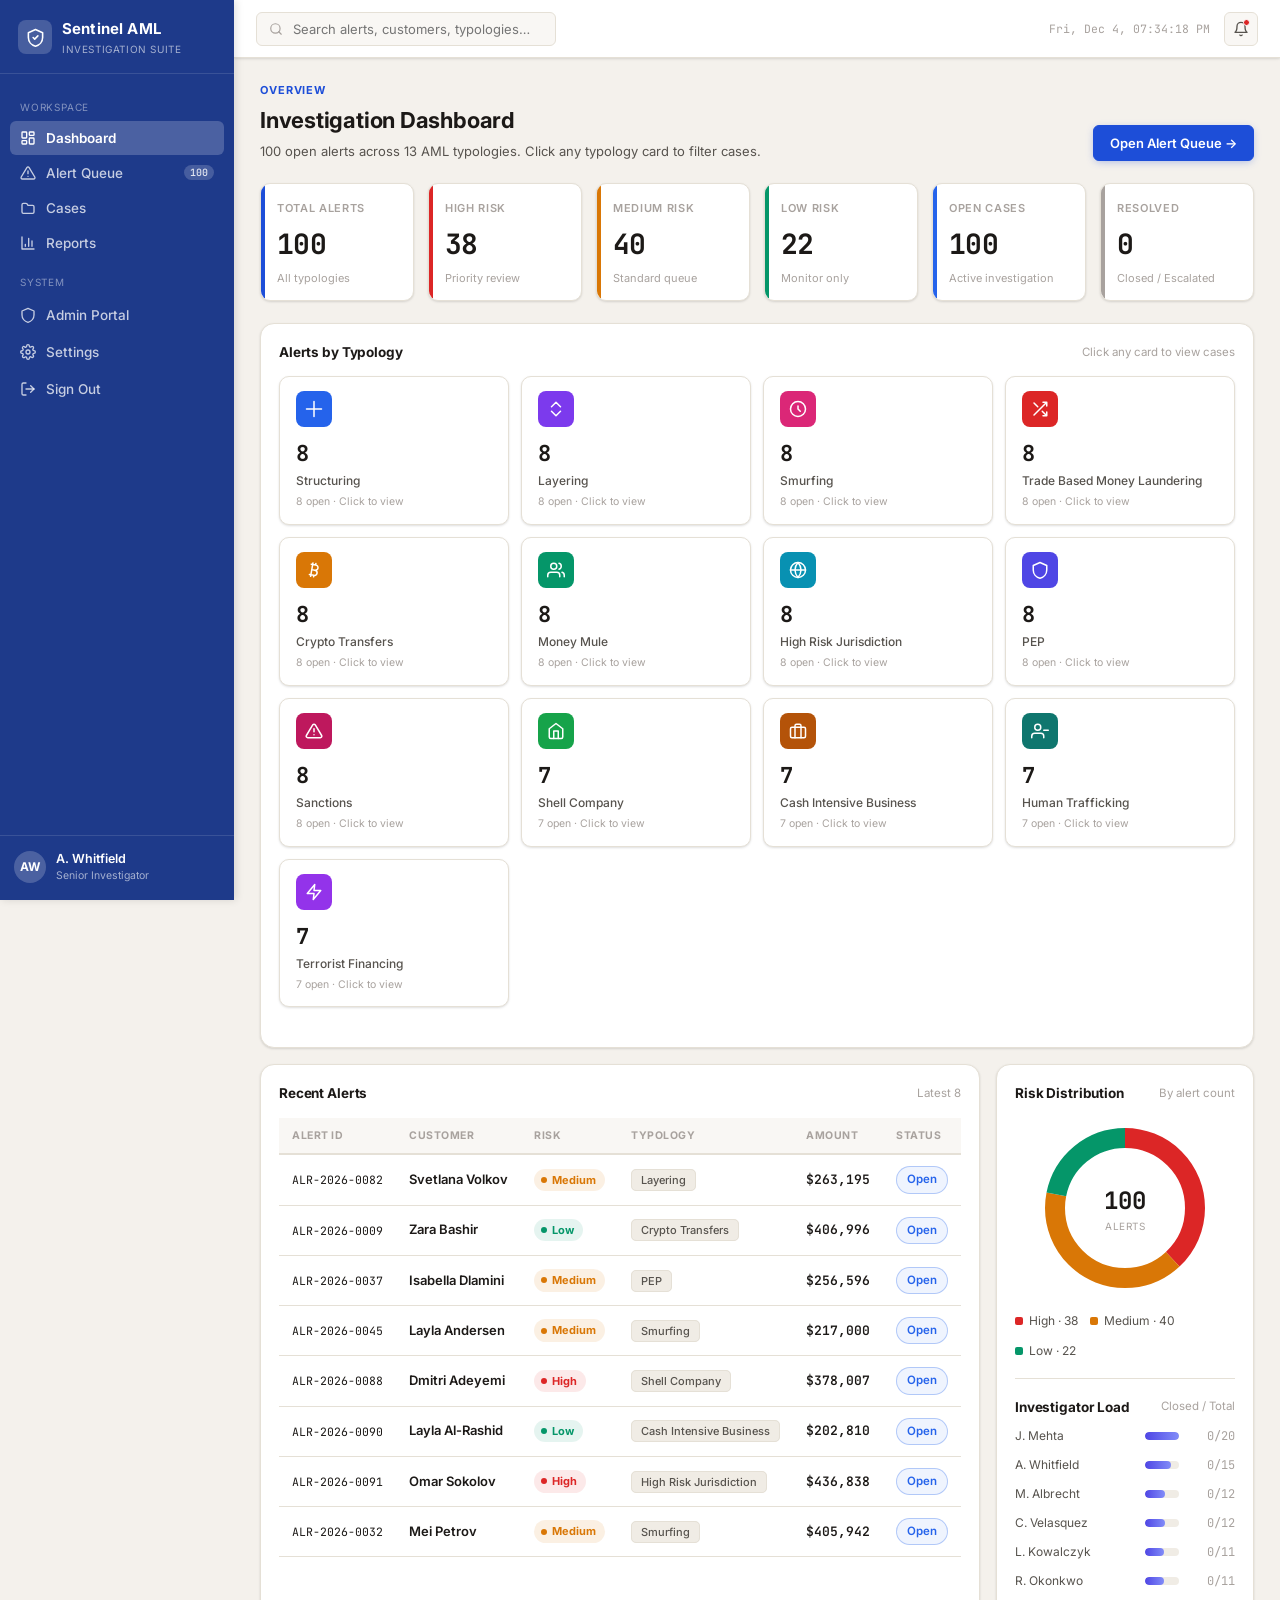
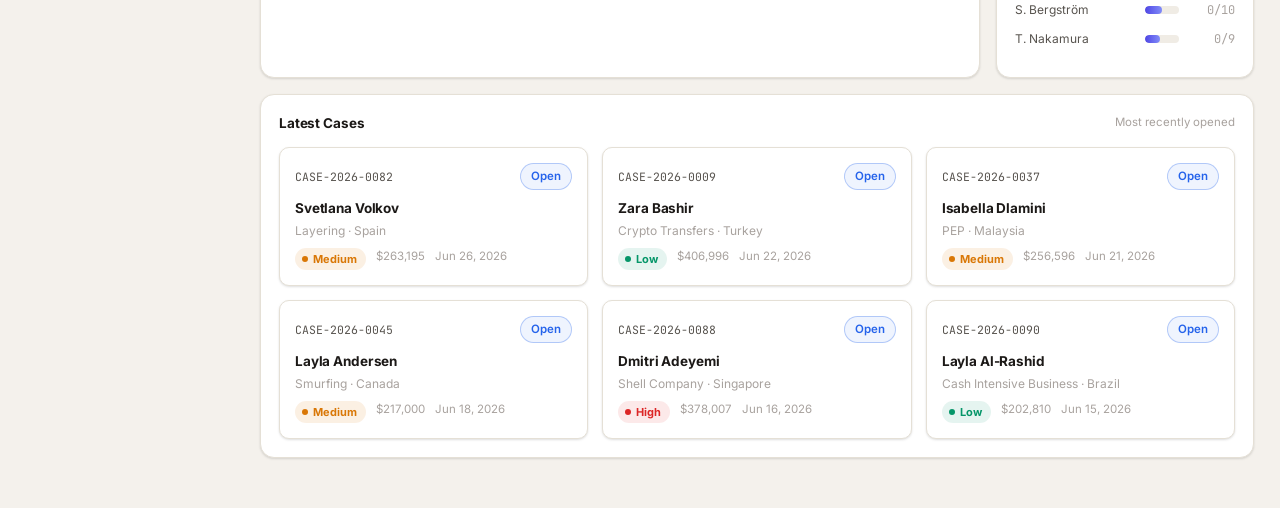
<file: dashboard.html>
<!DOCTYPE html>
<html lang="en">
<head>
<meta charset="UTF-8">
<meta name="viewport" content="width=device-width, initial-scale=1.0">
<title>Dashboard — Sentinel AML</title>
<link rel="stylesheet" href="css/style.css">
</head>
<body>
<div class="app-shell">

  <aside class="sidebar">
    <div class="sidebar-brand">
      <div class="mark">
        <svg viewBox="0 0 24 24" fill="none" stroke="#fff" stroke-width="2" stroke-linecap="round" stroke-linejoin="round">
          <path d="M12 2 3 6v6c0 5.25 3.84 9.74 9 11 5.16-1.26 9-5.75 9-11V6l-9-4Z"/><path d="m9 12 2 2 4-4"/>
        </svg>
      </div>
      <div><div class="brandname">Sentinel AML</div><div class="brandsub">Investigation Suite</div></div>
    </div>
    <nav class="sidebar-nav">
      <div class="nav-section-label">Workspace</div>
      <button class="nav-item active" data-view="dashboard">
        <svg viewBox="0 0 24 24" fill="none" stroke="currentColor" stroke-width="2" stroke-linecap="round" stroke-linejoin="round"><rect x="3" y="3" width="7" height="9" rx="1"/><rect x="14" y="3" width="7" height="5" rx="1"/><rect x="14" y="12" width="7" height="9" rx="1"/><rect x="3" y="16" width="7" height="5" rx="1"/></svg>
        <span>Dashboard</span>
      </button>
      <button class="nav-item" data-view="alerts">
        <svg viewBox="0 0 24 24" fill="none" stroke="currentColor" stroke-width="2" stroke-linecap="round" stroke-linejoin="round"><path d="M10.3 3.86 1.82 18a2 2 0 0 0 1.71 3h16.94a2 2 0 0 0 1.71-3L13.7 3.86a2 2 0 0 0-3.4 0Z"/><path d="M12 9v4M12 17h.01"/></svg>
        <span>Alert Queue</span><span class="badge-count">100</span>
      </button>
      <button class="nav-item" data-view="cases">
        <svg viewBox="0 0 24 24" fill="none" stroke="currentColor" stroke-width="2" stroke-linecap="round" stroke-linejoin="round"><path d="M3 7a2 2 0 0 1 2-2h3.93a2 2 0 0 1 1.66.9L12 8h7a2 2 0 0 1 2 2v8a2 2 0 0 1-2 2H5a2 2 0 0 1-2-2V7Z"/></svg>
        <span>Cases</span>
      </button>
      <button class="nav-item" data-view="reports">
        <svg viewBox="0 0 24 24" fill="none" stroke="currentColor" stroke-width="2" stroke-linecap="round" stroke-linejoin="round"><path d="M3 3v18h18"/><path d="M18 17V9M13 17V5M8 17v-3"/></svg>
        <span>Reports</span>
      </button>
      <div class="nav-section-label">System</div>
      <a class="nav-item" href="admin.html">
        <svg viewBox="0 0 24 24" fill="none" stroke="currentColor" stroke-width="2" stroke-linecap="round" stroke-linejoin="round"><path d="M12 2 3 6v6c0 5.25 3.84 9.74 9 11 5.16-1.26 9-5.75 9-11V6l-9-4Z"/></svg>
        <span>Admin Portal</span>
      </a>
      <button class="nav-item" data-view="settings">
        <svg viewBox="0 0 24 24" fill="none" stroke="currentColor" stroke-width="2" stroke-linecap="round" stroke-linejoin="round"><circle cx="12" cy="12" r="3"/><path d="M19.4 15a1.65 1.65 0 0 0 .33 1.82l.06.06a2 2 0 1 1-2.83 2.83l-.06-.06a1.65 1.65 0 0 0-1.82-.33 1.65 1.65 0 0 0-1 1.51V21a2 2 0 0 1-4 0v-.09A1.65 1.65 0 0 0 9 19.4a1.65 1.65 0 0 0-1.82.33l-.06.06a2 2 0 1 1-2.83-2.83l.06-.06a1.65 1.65 0 0 0 .33-1.82 1.65 1.65 0 0 0-1.51-1H3a2 2 0 0 1 0-4h.09A1.65 1.65 0 0 0 4.6 9a1.65 1.65 0 0 0-.33-1.82l-.06-.06a2 2 0 1 1 2.83-2.83l.06.06A1.65 1.65 0 0 0 9 4.62a1.65 1.65 0 0 0 1-1.51V3a2 2 0 0 1 4 0v.09a1.65 1.65 0 0 0 1 1.51 1.65 1.65 0 0 0 1.82-.33l.06-.06a2 2 0 1 1 2.83 2.83l-.06.06a1.65 1.65 0 0 0-.33 1.82V9a1.65 1.65 0 0 0 1.51 1H21a2 2 0 0 1 0 4h-.09a1.65 1.65 0 0 0-1.51 1Z"/></svg>
        <span>Settings</span>
      </button>
      <a class="nav-item" href="index.html">
        <svg viewBox="0 0 24 24" fill="none" stroke="currentColor" stroke-width="2" stroke-linecap="round" stroke-linejoin="round"><path d="M9 21H5a2 2 0 0 1-2-2V5a2 2 0 0 1 2-2h4"/><path d="m16 17 5-5-5-5"/><path d="M21 12H9"/></svg>
        <span>Sign Out</span>
      </a>
    </nav>
    <div class="sidebar-footer">
      <div class="avatar">AW</div>
      <div class="who"><div class="name">A. Whitfield</div><div class="role">Senior Investigator</div></div>
    </div>
  </aside>

  <div class="main-col">
    <header class="topbar">
      <div class="topbar-search">
        <svg viewBox="0 0 24 24" fill="none" stroke="currentColor" stroke-width="2" stroke-linecap="round" stroke-linejoin="round"><circle cx="11" cy="11" r="8"/><path d="m21 21-4.3-4.3"/></svg>
        <input type="text" id="globalSearchInput" placeholder="Search alerts, customers, typologies…">
      </div>
      <div class="topbar-spacer"></div>
      <div class="topbar-clock" id="topbarClock"></div>
      <div class="topbar-actions">
        <button class="icon-btn"><svg viewBox="0 0 24 24" fill="none" stroke="currentColor" stroke-width="2" stroke-linecap="round" stroke-linejoin="round"><path d="M6 8a6 6 0 0 1 12 0c0 7 3 9 3 9H3s3-2 3-9"/><path d="M10.3 21a1.94 1.94 0 0 0 3.4 0"/></svg><span class="dot"></span></button>
      </div>
    </header>

    <div class="page-wrap">

      <!-- DASHBOARD -->
      <section class="view-section active" id="view-dashboard">
        <div class="page-head">
          <div>
            <div class="eyebrow">Overview</div>
            <h1>Investigation Dashboard</h1>
            <p class="sub">100 open alerts across 13 AML typologies. Click any typology card to filter cases.</p>
          </div>
          <button class="btn btn-primary" data-view="alerts">Open Alert Queue →</button>
        </div>

        <div class="kpi-grid">
          <div class="kpi-card c-total"><div class="accent-bar"></div><div class="kpi-label">Total Alerts</div><div class="kpi-value" id="kpiTotal">—</div><div class="kpi-trend">All typologies</div></div>
          <div class="kpi-card c-high"><div class="accent-bar"></div><div class="kpi-label">High Risk</div><div class="kpi-value" id="kpiHigh">—</div><div class="kpi-trend">Priority review</div></div>
          <div class="kpi-card c-medium"><div class="accent-bar"></div><div class="kpi-label">Medium Risk</div><div class="kpi-value" id="kpiMedium">—</div><div class="kpi-trend">Standard queue</div></div>
          <div class="kpi-card c-low"><div class="accent-bar"></div><div class="kpi-label">Low Risk</div><div class="kpi-value" id="kpiLow">—</div><div class="kpi-trend">Monitor only</div></div>
          <div class="kpi-card c-open"><div class="accent-bar"></div><div class="kpi-label">Open Cases</div><div class="kpi-value" id="kpiOpen">—</div><div class="kpi-trend">Active investigation</div></div>
          <div class="kpi-card c-closed"><div class="accent-bar"></div><div class="kpi-label">Resolved</div><div class="kpi-value" id="kpiClosed">—</div><div class="kpi-trend">Closed / Escalated</div></div>
        </div>

        <div class="card" style="margin-bottom:16px;">
          <div class="card-head"><h3>Alerts by Typology</h3><span class="hint">Click any card to view cases</span></div>
          <div class="typology-grid" id="typologyGrid"></div>
        </div>

        <div class="grid-2" style="margin-bottom:16px;">
          <div class="card">
            <div class="card-head"><h3>Recent Alerts</h3><span class="hint">Latest 8</span></div>
            <div class="table-wrap">
              <table class="data-table">
                <thead><tr><th>Alert ID</th><th>Customer</th><th>Risk</th><th>Typology</th><th>Amount</th><th>Status</th></tr></thead>
                <tbody id="recentAlertsTable"></tbody>
              </table>
            </div>
          </div>
          <div class="card">
            <div class="card-head"><h3>Risk Distribution</h3><span class="hint">By alert count</span></div>
            <div id="riskDonut"></div>
            <hr class="section-divider">
            <div class="card-head" style="margin-bottom:10px;"><h3>Investigator Load</h3><span class="hint">Closed / Total</span></div>
            <div id="investigatorPerf"></div>
          </div>
        </div>

        <div class="card">
          <div class="card-head"><h3>Latest Cases</h3><span class="hint">Most recently opened</span></div>
          <div class="case-grid" id="latestCasesList"></div>
        </div>
      </section>

      <!-- ALERT QUEUE -->
      <section class="view-section" id="view-alerts">
        <div class="page-head">
          <div><div class="eyebrow">Investigation</div><h1>Alert Queue</h1><p class="sub">All 100 alerts — search, filter and sort to prioritise your workload.</p></div>
        </div>
        <div class="toolbar">
          <div class="search-input">
            <svg viewBox="0 0 24 24" fill="none" stroke="currentColor" stroke-width="2" stroke-linecap="round" stroke-linejoin="round"><circle cx="11" cy="11" r="8"/><path d="m21 21-4.3-4.3"/></svg>
            <input type="text" id="alertSearchInput" placeholder="Search alert, customer, country…">
          </div>
          <select class="filter-select" id="filterRisk"><option value="all">All Risk Levels</option><option value="High">High</option><option value="Medium">Medium</option><option value="Low">Low</option></select>
          <select class="filter-select" id="filterStatus"><option value="all">All Statuses</option><option value="Open">Open</option><option value="Escalated">Escalated</option><option value="Closed - No Action">Closed - No Action</option></select>
          <select class="filter-select" id="filterTypology"></select>
          <div class="toolbar-spacer"></div>
        </div>
        <div class="result-count" id="alertResultCount"></div>
        <div class="card" style="padding:0;">
          <div class="table-wrap">
            <table class="data-table" id="alertQueueTable">
              <thead><tr>
                <th data-sort="alertId">Alert ID <span class="sort-arrow">↕</span></th>
                <th data-sort="customerName">Customer <span class="sort-arrow">↕</span></th>
                <th data-sort="riskLevel">Risk <span class="sort-arrow">↕</span></th>
                <th data-sort="typology">Typology <span class="sort-arrow">↕</span></th>
                <th data-sort="country">Country <span class="sort-arrow">↕</span></th>
                <th data-sort="amount">Amount <span class="sort-arrow">↕</span></th>
                <th data-sort="status">Status <span class="sort-arrow">↕</span></th>
                <th data-sort="investigator">Investigator <span class="sort-arrow">↕</span></th>
                <th data-sort="date">Date <span class="sort-arrow">↕</span></th>
                <th></th>
              </tr></thead>
              <tbody id="alertQueueBody"></tbody>
            </table>
          </div>
        </div>
      </section>

      <!-- CASES -->
      <section class="view-section" id="view-cases">
        <div class="page-head"><div><div class="eyebrow">Investigation</div><h1>Cases</h1><p class="sub">Full case grid — click to open the investigation workspace.</p></div></div>
        <div class="case-grid" id="casesGridAll"></div>
      </section>

      <!-- REPORTS -->
      <section class="view-section" id="view-reports">
        <div class="page-head">
          <div><div class="eyebrow">Analytics</div><h1>Reports</h1><p class="sub">Program-level metrics for compliance review.</p></div>
        </div>
        <div class="grid-3" style="margin-bottom:16px;">
          <div class="card"><div class="card-head"><h3>SAR Filing Rate</h3></div><div class="kpi-value mono" style="font-size:26px;" id="reportSarRate">—</div><div class="text-muted" style="font-size:12px;margin-top:5px;">of closed cases filed a SAR</div></div>
          <div class="card"><div class="card-head"><h3>Avg Alert Amount</h3></div><div class="kpi-value mono" style="font-size:26px;" id="reportAvgAmount">—</div><div class="text-muted" style="font-size:12px;margin-top:5px;">average exposure per alert</div></div>
          <div class="card"><div class="card-head"><h3>High-Risk Jurisdiction</h3></div><div class="kpi-value mono" style="font-size:26px;" id="reportHighRisk">—</div><div class="text-muted" style="font-size:12px;margin-top:5px;">alerts with high-risk country</div></div>
        </div>
        <div class="card" style="margin-bottom:16px;">
          <div class="card-head"><h3>Typology Breakdown</h3></div>
          <div id="typologyBars"></div>
        </div>
        <div class="card">
          <div class="card-head"><h3>Status Overview</h3></div>
          <div id="reportStatusBars"></div>
        </div>
      </section>

      <!-- SETTINGS -->
      <section class="view-section" id="view-settings">
        <div class="page-head"><div><div class="eyebrow">Account</div><h1>Settings</h1></div></div>
        <div class="card" style="margin-bottom:16px;">
          <div class="card-head"><h3>AI Assistant</h3></div>
          <div class="settings-row"><div><div class="lbl">AI Provider</div><div class="desc">Configure in <code class="mono">js/ai.js</code> — currently using simulated offline responses</div></div><span class="typology-tag">Not Connected</span></div>
          <div class="settings-row"><div><div class="lbl">Markdown rendering</div><div class="desc">Render AI responses with headings and lists</div></div><div class="switch on" onclick="this.classList.toggle('on')"><div class="knob"></div></div></div>
        </div>
        <div class="card" style="margin-bottom:16px;">
          <div class="card-head"><h3>Notifications</h3></div>
          <div class="settings-row"><div><div class="lbl">High-risk alert notifications</div><div class="desc">Notify when a high-risk alert is opened</div></div><div class="switch on" onclick="this.classList.toggle('on')"><div class="knob"></div></div></div>
        </div>
        <div class="card">
          <div class="card-head"><h3>Session</h3></div>
          <div class="settings-row"><div><div class="lbl">Signed in as</div><div class="desc">A. Whitfield · Senior Investigator</div></div><a class="btn btn-sm" href="index.html">Sign Out</a></div>
        </div>
      </section>

    </div>
  </div>
</div>

<script src="js/app.js"></script>
<script src="js/dashboard.js"></script>
<script>
document.addEventListener('DOMContentLoaded', async () => {
  await SentinelData.loadAll();
  const cases = SentinelData.getCases();
  const HIGH_RISK = ["Iran","North Korea","Myanmar","Afghanistan","Syria","Yemen","South Sudan","Democratic Republic of Congo","Venezuela","Panama (Free Trade Zone)","Cayman Islands","British Virgin Islands","Vanuatu","Laos","Haiti","Nicaragua","Zimbabwe","Libya","Iraq","Somalia"];
  const avg = cases.reduce((s,c)=>s+c.amount,0)/cases.length;
  const hr = cases.filter(c=>HIGH_RISK.includes(c.country)).length;
  const closed = cases.filter(c=>{ const s=CaseStore.getStatus(c.caseId); return s&&s!=='Open'; });
  const sarFiled = cases.filter(c=>CaseStore.getStatus(c.caseId)==='Escalated');
  const sarRate = closed.length ? Math.round(sarFiled.length/closed.length*100)+'%' : 'N/A';

  const setText = (id,v) => { const el=document.getElementById(id); if(el)el.textContent=v; };
  setText('reportSarRate', sarRate);
  setText('reportAvgAmount', fmtCurrency(avg));
  setText('reportHighRisk', hr);

  const statusCounts = {};
  cases.forEach(c => { const s=CaseStore.getStatus(c.caseId)||'Open'; statusCounts[s]=(statusCounts[s]||0)+1; });
  const colorMap = {'Open':'#2563eb','Escalated':'#dc2626','Closed - No Action':'#6b7280'};
  const max = Math.max(...Object.values(statusCounts),1);
  document.getElementById('reportStatusBars').innerHTML = Object.entries(statusCounts).map(([l,c])=>`
    <div class="bar-row"><div class="bar-label">${l}</div><div class="bar-track"><div class="bar-fill" style="width:${c/max*100}%;background:${colorMap[l]||'var(--accent)'};"></div></div><div class="bar-val">${c}</div></div>
  `).join('');
});
</script>
</body>
</html>
</file>
<file: css/style.css>
/* ============================================================
   SENTINEL AML — Warm White Professional Theme
   ============================================================ */
@import url('https://fonts.googleapis.com/css2?family=Inter:wght@400;500;600;700;800&family=JetBrains+Mono:wght@400;500;600&display=swap');

:root {
  /* Surfaces */
  --bg-app:       #f4f1ec;
  --bg-panel:     #ffffff;
  --bg-elevated:  #f9f7f4;
  --bg-elevated-2:#f0ece5;
  --bg-hover:     #ece8e0;
  --border-subtle:#e5e0d6;
  --border-strong:#d4cdc0;
  --scrim:        rgba(30,20,10,0.45);

  /* Text */
  --text-primary:   #1c1917;
  --text-secondary: #57534e;
  --text-muted:     #a8a29e;
  --text-on-accent: #ffffff;
  --text-on-light:  #1c1917;

  /* Brand / Accent — Banking Blue */
  --accent:       #1d4ed8;
  --accent-dim:   rgba(29,78,216,0.08);
  --accent-strong:#1e3a8a;
  --accent-line:  rgba(29,78,216,0.22);
  --accent-teal:  #0d9488;
  --accent-teal-dim: rgba(13,148,136,0.10);

  /* Semantic risk */
  --risk-low:         #059669;
  --risk-low-bg:      rgba(5,150,105,0.10);
  --risk-medium:      #d97706;
  --risk-medium-bg:   rgba(217,119,6,0.11);
  --risk-high:        #dc2626;
  --risk-high-bg:     rgba(220,38,38,0.10);
  --risk-critical:    #7c3aed;
  --risk-critical-bg: rgba(124,58,237,0.10);

  /* Status colours */
  --status-open:      #2563eb;
  --status-review:    #d97706;
  --status-escalated: #dc2626;
  --status-closed-sar:#7c3aed;
  --status-closed-na: #6b7280;

  /* Typology palette (13 colours) */
  --typ-1:#2563eb; --typ-2:#7c3aed; --typ-3:#db2777;
  --typ-4:#dc2626; --typ-5:#d97706; --typ-6:#059669;
  --typ-7:#0891b2; --typ-8:#4f46e5; --typ-9:#be185d;
  --typ-10:#16a34a;--typ-11:#b45309;--typ-12:#0f766e;
  --typ-13:#9333ea;

  /* Type */
  --font-sans: 'Inter', -apple-system, BlinkMacSystemFont, sans-serif;
  --font-mono: 'JetBrains Mono','SFMono-Regular',Menlo,monospace;

  /* Layout */
  --sidebar-w: 234px;
  --topbar-h:  58px;
  --radius-sm: 6px;
  --radius-md: 10px;
  --radius-lg: 14px;
  --shadow-sm: 0 1px 3px rgba(0,0,0,0.08), 0 1px 2px rgba(0,0,0,0.06);
  --shadow-md: 0 4px 12px -2px rgba(0,0,0,0.10);
  --shadow-lg: 0 12px 28px -8px rgba(0,0,0,0.14);
}

*{box-sizing:border-box;} html,body{height:100%;}
body{margin:0;background:var(--bg-app);color:var(--text-primary);font-family:var(--font-sans);font-size:14px;line-height:1.5;-webkit-font-smoothing:antialiased;}
::selection{background:var(--accent-dim);}
::-webkit-scrollbar{width:8px;height:8px;}
::-webkit-scrollbar-track{background:transparent;}
::-webkit-scrollbar-thumb{background:var(--border-strong);border-radius:8px;}
::-webkit-scrollbar-thumb:hover{background:var(--text-muted);}
a{color:inherit;text-decoration:none;}
button{font-family:inherit;cursor:pointer;}
input,select,textarea{font-family:inherit;}
:focus-visible{outline:2px solid var(--accent);outline-offset:2px;border-radius:4px;}
.mono{font-family:var(--font-mono);}
h1,h2,h3,h4{margin:0;font-weight:700;letter-spacing:-0.01em;}

/* ============ APP SHELL ============ */
.app-shell{display:grid;grid-template-columns:var(--sidebar-w) 1fr;min-height:100vh;}

.sidebar{
  background:var(--accent-strong);
  display:flex;flex-direction:column;
  position:sticky;top:0;height:100vh;z-index:30;
  border-right:none;
  box-shadow:2px 0 8px rgba(0,0,0,0.12);
}
.sidebar-brand{display:flex;align-items:center;gap:10px;padding:18px 18px 16px;border-bottom:1px solid rgba(255,255,255,0.12);}
.sidebar-brand .mark{width:34px;height:34px;border-radius:8px;background:rgba(255,255,255,0.18);display:flex;align-items:center;justify-content:center;flex-shrink:0;}
.sidebar-brand .mark svg{width:19px;height:19px;}
.sidebar-brand .brandname{font-weight:700;font-size:15px;color:#fff;letter-spacing:0.01em;}
.sidebar-brand .brandsub{font-size:10px;color:rgba(255,255,255,0.6);letter-spacing:0.06em;text-transform:uppercase;margin-top:1px;}
.sidebar-nav{padding:12px 10px;display:flex;flex-direction:column;gap:1px;flex:1;overflow-y:auto;}
.nav-section-label{font-size:10px;text-transform:uppercase;letter-spacing:0.08em;color:rgba(255,255,255,0.45);padding:14px 10px 5px;}
.nav-item{display:flex;align-items:center;gap:10px;padding:9px 10px;border-radius:var(--radius-sm);color:rgba(255,255,255,0.75);font-size:13.5px;font-weight:500;transition:background 0.14s,color 0.14s;border:none;background:transparent;width:100%;text-align:left;}
.nav-item svg{width:16px;height:16px;flex-shrink:0;}
.nav-item:hover{background:rgba(255,255,255,0.12);color:#fff;}
.nav-item.active{background:rgba(255,255,255,0.20);color:#fff;font-weight:600;}
.nav-item .badge-count{margin-left:auto;font-family:var(--font-mono);font-size:10px;background:rgba(255,255,255,0.18);color:rgba(255,255,255,0.85);padding:1px 6px;border-radius:20px;}
.sidebar-footer{padding:14px 14px 16px;border-top:1px solid rgba(255,255,255,0.12);display:flex;align-items:center;gap:10px;}
.avatar{width:32px;height:32px;border-radius:50%;background:rgba(255,255,255,0.2);display:flex;align-items:center;justify-content:center;font-size:12px;font-weight:700;color:#fff;flex-shrink:0;}
.sidebar-footer .who .name{font-size:12.5px;font-weight:600;color:#fff;}
.sidebar-footer .who .role{font-size:10.5px;color:rgba(255,255,255,0.6);}

.main-col{display:flex;flex-direction:column;min-height:100vh;min-width:0;}
.topbar{height:var(--topbar-h);border-bottom:1px solid var(--border-subtle);background:var(--bg-panel);display:flex;align-items:center;gap:14px;padding:0 22px;position:sticky;top:0;z-index:20;box-shadow:var(--shadow-sm);}
.topbar-search{display:flex;align-items:center;gap:8px;background:var(--bg-elevated);border:1px solid var(--border-subtle);border-radius:var(--radius-sm);padding:7px 12px;width:300px;color:var(--text-muted);}
.topbar-search input{background:none;border:none;outline:none;color:var(--text-primary);font-size:13px;width:100%;}
.topbar-search svg{width:14px;height:14px;flex-shrink:0;}
.topbar-spacer{flex:1;}
.topbar-actions{display:flex;align-items:center;gap:10px;}
.topbar-clock{font-family:var(--font-mono);font-size:11.5px;color:var(--text-muted);}
.icon-btn{width:34px;height:34px;border-radius:var(--radius-sm);display:flex;align-items:center;justify-content:center;background:var(--bg-elevated);border:1px solid var(--border-subtle);color:var(--text-secondary);position:relative;}
.icon-btn:hover{color:var(--text-primary);background:var(--bg-hover);}
.icon-btn svg{width:16px;height:16px;}
.icon-btn .dot{position:absolute;top:6px;right:7px;width:7px;height:7px;border-radius:50%;background:var(--risk-high);border:1.5px solid var(--bg-panel);}
.page-wrap{padding:24px 26px 50px;flex:1;}
.page-head{display:flex;align-items:flex-end;justify-content:space-between;margin-bottom:22px;gap:16px;flex-wrap:wrap;}
.page-head h1{font-size:22px;color:var(--text-primary);}
.page-head .eyebrow{font-size:11px;text-transform:uppercase;letter-spacing:0.08em;color:var(--accent);font-weight:700;margin-bottom:5px;}
.page-head p.sub{color:var(--text-secondary);font-size:13px;margin:5px 0 0;}
.view-section{display:none;animation:fadein 0.3s ease;}
.view-section.active{display:block;}
@keyframes fadein{from{opacity:0;transform:translateY(3px)}to{opacity:1;transform:none}}

/* ============ BUTTONS ============ */
.btn{display:inline-flex;align-items:center;justify-content:center;gap:7px;font-size:13px;font-weight:600;padding:9px 16px;border-radius:var(--radius-sm);border:1px solid var(--border-strong);background:var(--bg-panel);color:var(--text-primary);transition:all 0.14s;white-space:nowrap;box-shadow:var(--shadow-sm);}
.btn svg{width:14px;height:14px;}
.btn:hover{background:var(--bg-hover);border-color:var(--text-muted);}
.btn-primary{background:var(--accent);border-color:var(--accent);color:#fff;box-shadow:0 2px 8px -2px rgba(29,78,216,0.4);}
.btn-primary:hover{background:var(--accent-strong);border-color:var(--accent-strong);}
.btn-success{background:#059669;border-color:#059669;color:#fff;box-shadow:0 2px 8px -2px rgba(5,150,105,0.35);}
.btn-success:hover{background:#047857;border-color:#047857;}
.btn-danger{background:var(--risk-high);border-color:var(--risk-high);color:#fff;box-shadow:0 2px 8px -2px rgba(220,38,38,0.35);}
.btn-danger:hover{background:#b91c1c;border-color:#b91c1c;}
.btn-warning{background:#d97706;border-color:#d97706;color:#fff;box-shadow:0 2px 8px -2px rgba(217,119,6,0.35);}
.btn-warning:hover{background:#b45309;border-color:#b45309;}
.btn-ghost{background:transparent;border-color:transparent;color:var(--text-secondary);box-shadow:none;}
.btn-ghost:hover{background:var(--bg-hover);color:var(--text-primary);}
.btn-sm{padding:6px 11px;font-size:12px;}
.btn-block{width:100%;}
.btn:disabled{opacity:0.4;cursor:not-allowed;pointer-events:none;}

/* ============ CARDS ============ */
.card{background:var(--bg-panel);border:1px solid var(--border-subtle);border-radius:var(--radius-lg);padding:18px;box-shadow:var(--shadow-sm);}
.card-head{display:flex;align-items:center;justify-content:space-between;margin-bottom:14px;gap:10px;}
.card-head h3{font-size:13.5px;font-weight:700;color:var(--text-primary);}
.card-head .hint{font-size:11.5px;color:var(--text-muted);}

/* KPI */
.kpi-grid{display:grid;grid-template-columns:repeat(6,1fr);gap:14px;margin-bottom:22px;}
.kpi-card{background:var(--bg-panel);border:1px solid var(--border-subtle);border-radius:var(--radius-md);padding:16px 16px 14px;position:relative;overflow:hidden;transition:box-shadow 0.15s,transform 0.15s;box-shadow:var(--shadow-sm);}
.kpi-card:hover{box-shadow:var(--shadow-md);transform:translateY(-2px);}
.kpi-card .accent-bar{position:absolute;left:0;top:0;bottom:0;width:4px;border-radius:2px 0 0 2px;}
.kpi-card.c-total .accent-bar{background:var(--accent);}
.kpi-card.c-high .accent-bar{background:var(--risk-high);}
.kpi-card.c-medium .accent-bar{background:var(--risk-medium);}
.kpi-card.c-low .accent-bar{background:var(--risk-low);}
.kpi-card.c-open .accent-bar{background:var(--status-open);}
.kpi-card.c-closed .accent-bar{background:var(--text-muted);}
.kpi-card .kpi-label{font-size:11px;color:var(--text-muted);text-transform:uppercase;letter-spacing:0.06em;font-weight:600;}
.kpi-card .kpi-value{font-family:var(--font-mono);font-size:28px;font-weight:700;margin-top:6px;letter-spacing:-0.02em;color:var(--text-primary);}
.kpi-card .kpi-trend{font-size:11px;margin-top:5px;color:var(--text-muted);}
.grid-2{display:grid;grid-template-columns:1.3fr 1fr;gap:16px;}
.grid-3{display:grid;grid-template-columns:repeat(3,1fr);gap:16px;}

/* ============ TABLES ============ */
.table-wrap{overflow-x:auto;}
table.data-table{width:100%;border-collapse:collapse;font-size:13px;}
table.data-table th{text-align:left;font-size:10.5px;text-transform:uppercase;letter-spacing:0.05em;color:var(--text-muted);font-weight:700;padding:10px 13px;border-bottom:2px solid var(--border-subtle);white-space:nowrap;cursor:pointer;user-select:none;background:var(--bg-elevated);}
table.data-table th:hover{color:var(--text-secondary);}
table.data-table th .sort-arrow{opacity:0.4;margin-left:3px;font-size:10px;}
table.data-table th.sorted .sort-arrow{opacity:1;color:var(--accent);}
table.data-table td{padding:11px 13px;border-bottom:1px solid var(--border-subtle);color:var(--text-primary);white-space:nowrap;}
table.data-table tbody tr{transition:background 0.1s;cursor:pointer;}
table.data-table tbody tr:hover{background:var(--accent-dim);}
table.data-table tbody tr.suspicious-row{background:rgba(220,38,38,0.04);}
table.data-table tbody tr.suspicious-row:hover{background:rgba(220,38,38,0.08);}
.cell-id{font-family:var(--font-mono);color:var(--text-secondary);font-size:11.5px;}
.cell-amount{font-family:var(--font-mono);font-weight:600;}
.cell-name{font-weight:600;}

/* ============ PILLS / BADGES ============ */
.pill{display:inline-flex;align-items:center;gap:5px;font-size:11px;font-weight:700;padding:3px 9px 3px 7px;border-radius:20px;line-height:1.5;white-space:nowrap;}
.pill::before{content:'';width:6px;height:6px;border-radius:50%;background:currentColor;}
.pill-low{background:var(--risk-low-bg);color:var(--risk-low);}
.pill-medium{background:var(--risk-medium-bg);color:var(--risk-medium);}
.pill-high{background:var(--risk-high-bg);color:var(--risk-high);}
.pill-critical{background:var(--risk-critical-bg);color:var(--risk-critical);}
.status-pill{display:inline-flex;align-items:center;gap:6px;font-size:11.5px;font-weight:600;padding:4px 10px;border-radius:20px;border:1px solid;white-space:nowrap;}
.status-Open{color:var(--status-open);border-color:rgba(37,99,235,0.3);background:rgba(37,99,235,0.07);}
.status-Under-Review{color:var(--status-review);border-color:rgba(217,119,6,0.3);background:rgba(217,119,6,0.07);}
.status-Escalated{color:var(--status-escalated);border-color:rgba(220,38,38,0.3);background:rgba(220,38,38,0.07);}
.status-Closed-SAR-Filed{color:var(--status-closed-sar);border-color:rgba(124,58,237,0.3);background:rgba(124,58,237,0.07);}
.status-Closed-No-Action{color:var(--status-closed-na);border-color:rgba(107,114,128,0.3);background:rgba(107,114,128,0.07);}
.typology-tag{font-size:11px;color:var(--text-secondary);background:var(--bg-elevated-2);border:1px solid var(--border-subtle);padding:3px 9px;border-radius:5px;white-space:nowrap;font-weight:500;}

/* ============ TYPOLOGY CARDS ============ */
.typology-grid{display:grid;grid-template-columns:repeat(auto-fill,minmax(190px,1fr));gap:12px;margin-bottom:22px;}
.typ-card{background:var(--bg-panel);border:1px solid var(--border-subtle);border-radius:var(--radius-md);padding:14px 16px;cursor:pointer;transition:box-shadow 0.15s,transform 0.15s,border-color 0.15s;box-shadow:var(--shadow-sm);}
.typ-card:hover{box-shadow:var(--shadow-md);transform:translateY(-2px);border-color:var(--border-strong);}
.typ-card .typ-icon{width:36px;height:36px;border-radius:8px;display:flex;align-items:center;justify-content:center;margin-bottom:10px;}
.typ-card .typ-icon svg{width:18px;height:18px;color:#fff;}
.typ-card .typ-count{font-family:var(--font-mono);font-size:22px;font-weight:700;color:var(--text-primary);}
.typ-card .typ-label{font-size:12px;color:var(--text-secondary);margin-top:2px;font-weight:500;}
.typ-card .typ-sub{font-size:10.5px;color:var(--text-muted);margin-top:4px;}

/* ============ TOOLBAR ============ */
.toolbar{display:flex;align-items:center;gap:10px;margin-bottom:16px;flex-wrap:wrap;}
.search-input{display:flex;align-items:center;gap:8px;background:var(--bg-panel);border:1px solid var(--border-subtle);border-radius:var(--radius-sm);padding:8px 12px;min-width:240px;color:var(--text-muted);box-shadow:var(--shadow-sm);}
.search-input input{background:none;border:none;outline:none;color:var(--text-primary);width:100%;font-size:13px;}
.search-input svg{width:14px;height:14px;flex-shrink:0;}
select.filter-select{background:var(--bg-panel);border:1px solid var(--border-subtle);color:var(--text-secondary);border-radius:var(--radius-sm);padding:8px 10px;font-size:12.5px;outline:none;box-shadow:var(--shadow-sm);}
.toolbar-spacer{flex:1;}
.result-count{font-size:12px;color:var(--text-muted);margin-bottom:10px;}

/* ============ LANDING ============ */
.landing{min-height:100vh;display:flex;align-items:center;justify-content:center;position:relative;overflow:hidden;padding:24px;background:linear-gradient(135deg,#eff6ff 0%,#f4f1ec 40%,#fef3c7 100%);}
.landing::before{content:'';position:absolute;inset:0;background-image:linear-gradient(var(--border-subtle) 1px,transparent 1px),linear-gradient(90deg,var(--border-subtle) 1px,transparent 1px);background-size:44px 44px;mask-image:radial-gradient(ellipse 60% 60% at 50% 40%,black,transparent 80%);opacity:0.5;}
.landing-card{position:relative;z-index:1;width:100%;max-width:460px;background:var(--bg-panel);border:1px solid var(--border-subtle);border-radius:var(--radius-lg);padding:38px 38px 32px;box-shadow:var(--shadow-lg);}
.landing-mark{width:52px;height:52px;border-radius:12px;background:var(--accent);display:flex;align-items:center;justify-content:center;margin-bottom:22px;box-shadow:0 8px 20px -6px rgba(29,78,216,0.5);}
.landing-mark svg{width:28px;height:28px;}
.landing-card h1{font-size:23px;margin-bottom:6px;}
.landing-card .lede{color:var(--text-secondary);font-size:13.5px;margin-bottom:26px;line-height:1.6;}
.landing-stat-row{display:grid;grid-template-columns:repeat(3,1fr);gap:10px;margin:20px 0 26px;}
.landing-stat{background:var(--bg-elevated);border:1px solid var(--border-subtle);border-radius:var(--radius-md);padding:12px;}
.landing-stat .v{font-family:var(--font-mono);font-size:20px;font-weight:700;color:var(--accent);}
.landing-stat .l{font-size:10.5px;color:var(--text-muted);margin-top:3px;text-transform:uppercase;letter-spacing:0.04em;}
.field-label{font-size:11.5px;color:var(--text-muted);margin-bottom:6px;display:block;font-weight:600;text-transform:uppercase;letter-spacing:0.04em;}
.field{margin-bottom:16px;}
.text-input,select.text-input{width:100%;background:var(--bg-elevated);border:1px solid var(--border-subtle);color:var(--text-primary);border-radius:var(--radius-sm);padding:10px 12px;font-size:13.5px;outline:none;}
.text-input:focus{border-color:var(--accent);}
.landing-foot{margin-top:22px;font-size:11.5px;color:var(--text-muted);text-align:center;line-height:1.6;}
.landing-foot .tag{color:var(--accent);font-weight:600;}

/* ============ CHARTS ============ */
.chart-legend{display:flex;flex-wrap:wrap;gap:12px;margin-top:14px;}
.legend-item{display:flex;align-items:center;gap:6px;font-size:12px;color:var(--text-secondary);}
.legend-dot{width:8px;height:8px;border-radius:2px;}
.donut-wrap{position:relative;display:flex;justify-content:center;}
.donut-center{position:absolute;top:50%;left:50%;transform:translate(-50%,-50%);text-align:center;}
.donut-center .num{font-family:var(--font-mono);font-size:24px;font-weight:700;color:var(--text-primary);}
.donut-center .lbl{font-size:10px;color:var(--text-muted);text-transform:uppercase;letter-spacing:0.05em;}
.bar-row{display:grid;grid-template-columns:120px 1fr 46px;align-items:center;gap:10px;margin-bottom:11px;font-size:12px;}
.bar-row .bar-label{color:var(--text-secondary);white-space:nowrap;overflow:hidden;text-overflow:ellipsis;}
.bar-track{height:8px;border-radius:6px;background:var(--bg-elevated-2);overflow:hidden;}
.bar-fill{height:100%;border-radius:6px;transition:width 0.7s cubic-bezier(.2,.8,.2,1);}
.bar-row .bar-val{font-family:var(--font-mono);color:var(--text-muted);text-align:right;}

/* ============ CASE PAGE ============ */
.case-header{display:flex;align-items:flex-start;justify-content:space-between;gap:20px;margin-bottom:20px;flex-wrap:wrap;}
.case-header .titleblock{display:flex;align-items:center;gap:14px;}
.case-icon{width:44px;height:44px;border-radius:var(--radius-md);flex-shrink:0;display:flex;align-items:center;justify-content:center;font-size:15px;font-weight:700;background:var(--accent);color:#fff;}
.case-header h1{font-size:20px;}
.case-header .case-sub{color:var(--text-muted);font-size:12px;margin-top:4px;font-family:var(--font-mono);}
.back-link{display:inline-flex;align-items:center;gap:6px;color:var(--text-secondary);font-size:12.5px;margin-bottom:14px;font-weight:500;}
.back-link:hover{color:var(--accent);}
.back-link svg{width:14px;height:14px;}
.case-layout{display:grid;grid-template-columns:290px 1fr 340px;gap:16px;align-items:flex-start;}
@media(max-width:1300px){.case-layout{grid-template-columns:270px 1fr;}.ai-panel-col{grid-column:1/-1;}}
.profile-row{display:flex;justify-content:space-between;padding:7px 0;border-bottom:1px solid var(--border-subtle);font-size:12.5px;gap:10px;}
.profile-row:last-child{border-bottom:none;}
.profile-row .k{color:var(--text-muted);}
.profile-row .v{color:var(--text-primary);font-weight:600;text-align:right;}
.risk-gauge-wrap{display:flex;flex-direction:column;align-items:center;padding:6px 0 4px;}
.risk-gauge-score{font-family:var(--font-mono);font-size:32px;font-weight:700;margin-top:-54px;color:var(--text-primary);}
.risk-gauge-band{font-size:11px;text-transform:uppercase;letter-spacing:0.07em;font-weight:700;margin-top:2px;}
.flag-list{display:flex;flex-direction:column;gap:7px;}
.flag-item{display:flex;align-items:flex-start;gap:9px;font-size:12px;padding:8px 10px;background:var(--risk-high-bg);border:1px solid rgba(220,38,38,0.15);border-radius:var(--radius-sm);}
.flag-item svg{width:14px;height:14px;color:var(--risk-high);flex-shrink:0;margin-top:1px;}
.action-recommend{background:rgba(29,78,216,0.07);border:1px solid var(--accent-line);border-radius:var(--radius-md);padding:11px 13px;font-size:12.5px;color:var(--text-primary);line-height:1.55;}
.tabs{display:flex;gap:2px;border-bottom:2px solid var(--border-subtle);margin-bottom:16px;}
.tab-btn{background:none;border:none;color:var(--text-secondary);font-size:13px;font-weight:500;padding:10px 14px;border-bottom:2px solid transparent;margin-bottom:-2px;}
.tab-btn:hover{color:var(--text-primary);}
.tab-btn.active{color:var(--accent);border-bottom-color:var(--accent);font-weight:700;}
.tab-panel{display:none;}.tab-panel.active{display:block;animation:fadein 0.22s ease;}
.action-grid{display:grid;grid-template-columns:repeat(2,1fr);gap:8px;}
.action-btn{display:flex;align-items:center;gap:9px;text-align:left;background:var(--bg-elevated);border:1px solid var(--border-subtle);border-radius:var(--radius-sm);padding:10px 12px;font-size:12.5px;font-weight:500;color:var(--text-primary);transition:border-color 0.14s,background 0.14s,box-shadow 0.14s;box-shadow:var(--shadow-sm);}
.action-btn:hover{border-color:var(--accent-line);background:var(--accent-dim);box-shadow:var(--shadow-md);}
.action-btn svg{width:15px;height:15px;color:var(--accent);flex-shrink:0;}
.action-btn.full{grid-column:1/-1;}
.action-btn.btn-export{border-color:rgba(13,148,136,0.3);background:var(--accent-teal-dim);}
.action-btn.btn-export svg{color:var(--accent-teal);}
.action-btn.btn-export:hover{border-color:var(--accent-teal);background:rgba(13,148,136,0.14);}

/* Workflow buttons */
.workflow-row{display:flex;gap:8px;margin-top:8px;padding-top:10px;border-top:1px solid var(--border-subtle);}
.workflow-notice{font-size:11.5px;color:var(--text-muted);display:flex;align-items:center;gap:6px;padding:8px 10px;background:var(--bg-elevated-2);border-radius:var(--radius-sm);margin-top:8px;}
.workflow-notice svg{width:13px;height:13px;flex-shrink:0;color:var(--risk-medium);}

/* ============ AI PANEL ============ */
.ai-panel{background:var(--bg-panel);border:1px solid var(--border-subtle);border-top:3px solid var(--accent-teal);border-radius:var(--radius-lg);display:flex;flex-direction:column;height:calc(100vh - 100px);position:sticky;top:78px;box-shadow:var(--shadow-md);}
.ai-panel-head{display:flex;align-items:center;gap:10px;padding:14px 16px 12px;border-bottom:1px solid var(--border-subtle);background:var(--accent-teal-dim);}
.ai-panel-head .pulse-dot{width:8px;height:8px;border-radius:50%;background:var(--accent-teal);box-shadow:0 0 0 0 rgba(13,148,136,0.6);animation:pulse 2s infinite;}
@keyframes pulse{0%{box-shadow:0 0 0 0 rgba(13,148,136,0.5);}70%{box-shadow:0 0 0 6px rgba(13,148,136,0);}100%{box-shadow:0 0 0 0 rgba(13,148,136,0);}}
.ai-panel-head h3{font-size:13px;font-weight:700;color:var(--accent-teal);}
.ai-panel-head .sub{font-size:10.5px;color:var(--text-muted);}
.ai-panel-body{flex:1;overflow-y:auto;padding:14px;display:flex;flex-direction:column;gap:12px;}
.ai-msg{font-size:12.5px;line-height:1.65;}
.ai-msg.system{color:var(--text-muted);font-style:italic;text-align:center;font-size:12px;padding:6px 0;}
.ai-msg .ai-card{background:var(--bg-elevated);border:1px solid var(--border-subtle);border-radius:var(--radius-md);padding:13px 14px;}
.ai-msg .ai-card.user-card{background:#eff6ff;border-color:rgba(37,99,235,0.2);}
.ai-msg .ai-card h4{font-size:12.5px;color:var(--accent-teal);margin:12px 0 5px;font-weight:700;}
.ai-msg .ai-card h4:first-child{margin-top:0;}
.ai-msg .ai-card ul{margin:4px 0 8px;padding-left:18px;}
.ai-msg .ai-card li{margin-bottom:4px;}
.ai-msg .ai-card p{margin:0 0 8px;}
.ai-msg .ai-card strong{color:var(--text-primary);}
.ai-msg .ai-card code{background:var(--bg-elevated-2);padding:1px 5px;border-radius:4px;font-family:var(--font-mono);font-size:11.5px;}
.ai-msg .tag-row{display:flex;justify-content:space-between;align-items:center;margin-bottom:8px;}
.ai-msg .tag-row .label{font-size:10.5px;text-transform:uppercase;letter-spacing:0.05em;color:var(--accent-teal);font-weight:700;}
.ai-msg .tag-row .time{font-size:10.5px;color:var(--text-muted);font-family:var(--font-mono);}
.ai-loading{display:flex;align-items:center;gap:10px;color:var(--text-muted);font-size:12px;padding:4px 2px;}
.spinner{width:14px;height:14px;border-radius:50%;border:2px solid var(--border-strong);border-top-color:var(--accent-teal);animation:spin 0.7s linear infinite;}
@keyframes spin{to{transform:rotate(360deg)}}
.typing-dots{display:inline-flex;gap:3px;}
.typing-dots span{width:5px;height:5px;border-radius:50%;background:var(--text-muted);animation:blink 1.2s infinite ease-in-out;}
.typing-dots span:nth-child(2){animation-delay:0.2s;}.typing-dots span:nth-child(3){animation-delay:0.4s;}
@keyframes blink{0%,80%,100%{opacity:0.2;}40%{opacity:1;}}
.ai-panel-foot{padding:12px 14px;border-top:1px solid var(--border-subtle);}
.ai-quickrow{display:flex;gap:6px;flex-wrap:wrap;margin-bottom:9px;}
.chip{font-size:11px;padding:5px 10px;border-radius:20px;background:var(--bg-elevated-2);border:1px solid var(--border-subtle);color:var(--text-secondary);font-weight:500;}
.chip:hover{color:var(--accent-teal);border-color:rgba(13,148,136,0.35);background:var(--accent-teal-dim);}
.ai-input-row{display:flex;gap:8px;}
.ai-input-row input{flex:1;background:var(--bg-elevated);border:1px solid var(--border-subtle);border-radius:var(--radius-sm);padding:9px 12px;color:var(--text-primary);outline:none;font-size:12.5px;}
.ai-input-row input:focus{border-color:var(--accent-teal);}
.ai-send-btn{width:36px;height:36px;border-radius:var(--radius-sm);background:var(--accent-teal);border:none;display:flex;align-items:center;justify-content:center;flex-shrink:0;}
.ai-send-btn svg{width:15px;height:15px;color:#fff;}
.ai-send-btn:disabled{opacity:0.5;}

/* ============ RFI BLOCK ============ */
.rfi-block{border:1px solid var(--border-subtle);border-radius:var(--radius-md);overflow:hidden;margin-bottom:14px;}
.rfi-block-head{background:var(--bg-elevated);padding:10px 14px;display:flex;align-items:center;justify-content:space-between;border-bottom:1px solid var(--border-subtle);}
.rfi-block-head h4{font-size:12.5px;font-weight:700;display:flex;align-items:center;gap:7px;}
.rfi-block-head svg{width:14px;height:14px;}
.rfi-block-body{padding:14px;font-size:12.5px;line-height:1.65;white-space:pre-wrap;color:var(--text-primary);background:var(--bg-panel);}
.rfi-response-body{background:#f0fdf4;border-top:2px solid rgba(5,150,105,0.2);}
.rfi-received-banner{background:#f0fdf4;border:1px solid rgba(5,150,105,0.25);border-radius:var(--radius-sm);padding:8px 12px;font-size:11.5px;color:var(--risk-low);font-weight:600;margin-bottom:10px;display:flex;align-items:center;gap:7px;}
.rfi-received-banner svg{width:13px;height:13px;flex-shrink:0;}

/* ============ CASE ANALYSIS BLOCK ============ */
.analyst-section{border:1px solid var(--border-subtle);border-radius:var(--radius-md);overflow:hidden;}
.analyst-head{background:linear-gradient(90deg,rgba(29,78,216,0.08),rgba(29,78,216,0.02));padding:10px 14px;border-bottom:1px solid var(--border-subtle);display:flex;align-items:center;gap:8px;}
.analyst-head h4{font-size:12.5px;font-weight:700;color:var(--accent);}
.analyst-head svg{width:14px;height:14px;color:var(--accent);}
.analyst-body{padding:14px;}
.note-editor{width:100%;min-height:110px;background:var(--bg-elevated);border:1px solid var(--border-subtle);border-radius:var(--radius-md);color:var(--text-primary);padding:12px;font-size:13px;resize:vertical;outline:none;font-family:var(--font-sans);}
.note-editor:focus{border-color:var(--accent);}
.note-entry{padding:12px 13px;background:var(--bg-elevated);border:1px solid var(--border-subtle);border-radius:var(--radius-sm);margin-bottom:10px;}
.note-entry .meta{display:flex;justify-content:space-between;font-size:11px;color:var(--text-muted);margin-bottom:6px;font-family:var(--font-mono);}
.note-entry .body{font-size:13px;line-height:1.55;white-space:pre-wrap;}

/* ============ NETWORK ============ */
.network-wrap{background:var(--bg-elevated);border:1px solid var(--border-subtle);border-radius:var(--radius-md);padding:10px;overflow:hidden;}
.network-legend{display:flex;gap:16px;margin-top:10px;flex-wrap:wrap;}

/* ============ TOAST ============ */
.toast-stack{position:fixed;bottom:20px;right:20px;z-index:100;display:flex;flex-direction:column;gap:10px;}
.toast{background:var(--bg-panel);border:1px solid var(--border-strong);border-left:3px solid var(--accent);border-radius:var(--radius-sm);padding:12px 16px;font-size:12.5px;min-width:240px;box-shadow:var(--shadow-lg);animation:toastin 0.25s ease;}
@keyframes toastin{from{opacity:0;transform:translateX(10px)}to{opacity:1;transform:none}}
.toast strong{display:block;margin-bottom:2px;}

/* ============ ADMIN PAGE ============ */
.admin-banner{background:linear-gradient(90deg,#1e3a8a 0%,#1d4ed8 100%);color:#fff;border-radius:var(--radius-lg);padding:20px 24px;margin-bottom:22px;display:flex;align-items:center;justify-content:space-between;gap:16px;flex-wrap:wrap;}
.admin-banner h2{font-size:18px;margin-bottom:4px;}
.admin-banner p{font-size:12.5px;opacity:0.75;margin:0;}
.case-view-grid{display:grid;grid-template-columns:1fr 1fr;gap:16px;}
.chat-bubble{padding:10px 12px;border-radius:var(--radius-sm);margin-bottom:8px;font-size:12px;line-height:1.55;}
.chat-bubble.user{background:#eff6ff;border:1px solid rgba(37,99,235,0.2);color:var(--text-primary);}
.chat-bubble.ai{background:var(--accent-teal-dim);border:1px solid rgba(13,148,136,0.2);color:var(--text-primary);}
.chat-bubble .meta{font-size:10px;color:var(--text-muted);margin-bottom:4px;font-family:var(--font-mono);}
.case-card{background:var(--bg-panel);border:1px solid var(--border-subtle);border-radius:var(--radius-md);padding:15px;transition:box-shadow 0.15s,transform 0.15s;cursor:pointer;box-shadow:var(--shadow-sm);}
.case-card:hover{box-shadow:var(--shadow-md);transform:translateY(-2px);}
.case-card .row1{display:flex;justify-content:space-between;align-items:center;margin-bottom:8px;}
.case-card h4{font-size:13.5px;margin-bottom:3px;font-weight:700;}
.case-card .meta-line{font-size:11.5px;color:var(--text-muted);display:flex;gap:10px;flex-wrap:wrap;margin-top:8px;}
.case-grid{display:grid;grid-template-columns:repeat(auto-fill,minmax(290px,1fr));gap:14px;}
.settings-row{display:flex;align-items:center;justify-content:space-between;padding:14px 0;border-bottom:1px solid var(--border-subtle);gap:20px;}
.settings-row:last-child{border-bottom:none;}
.settings-row .lbl{font-size:13px;font-weight:600;}
.settings-row .desc{font-size:11.5px;color:var(--text-muted);margin-top:3px;}
.switch{width:40px;height:22px;background:var(--bg-elevated-2);border-radius:20px;border:1px solid var(--border-strong);position:relative;flex-shrink:0;cursor:pointer;transition:background 0.2s;}
.switch.on{background:rgba(13,148,136,0.15);border-color:rgba(13,148,136,0.4);}
.switch .knob{width:16px;height:16px;border-radius:50%;background:var(--text-muted);position:absolute;top:2px;left:2px;transition:transform 0.2s,background 0.2s;}
.switch.on .knob{transform:translateX(18px);background:var(--accent-teal);}
.empty-state{text-align:center;padding:50px 20px;color:var(--text-muted);}
.empty-state svg{width:40px;height:40px;margin-bottom:12px;opacity:0.4;}
.empty-state .t{font-size:13.5px;font-weight:700;color:var(--text-secondary);margin-bottom:4px;}
.text-muted{color:var(--text-muted);}
.text-secondary{color:var(--text-secondary);}
.flex-row{display:flex;align-items:center;gap:8px;}
.section-divider{border:none;border-top:1px solid var(--border-subtle);margin:18px 0;}

/* Print CSS for PDF export */
@media print{
  .sidebar,.topbar,.ai-panel-col,.action-grid,.workflow-row,.tabs,.tab-btn{display:none!important;}
  .app-shell,.case-layout{display:block!important;}
  .main-col,.page-wrap{padding:0!important;}
  .card{box-shadow:none!important;border:1px solid #ddd!important;margin-bottom:14px!important;}
  body{background:#fff!important;color:#000!important;}
  .tab-panel{display:block!important;}
  .print-only{display:block!important;}
}
.print-only{display:none;}

@media(max-width:1100px){.kpi-grid{grid-template-columns:repeat(3,1fr);}.grid-2{grid-template-columns:1fr;}}
@media(max-width:900px){.case-layout{grid-template-columns:1fr;}}
@media(max-width:640px){.kpi-grid{grid-template-columns:repeat(2,1fr);}.typology-grid{grid-template-columns:repeat(2,1fr);}}
</file>
